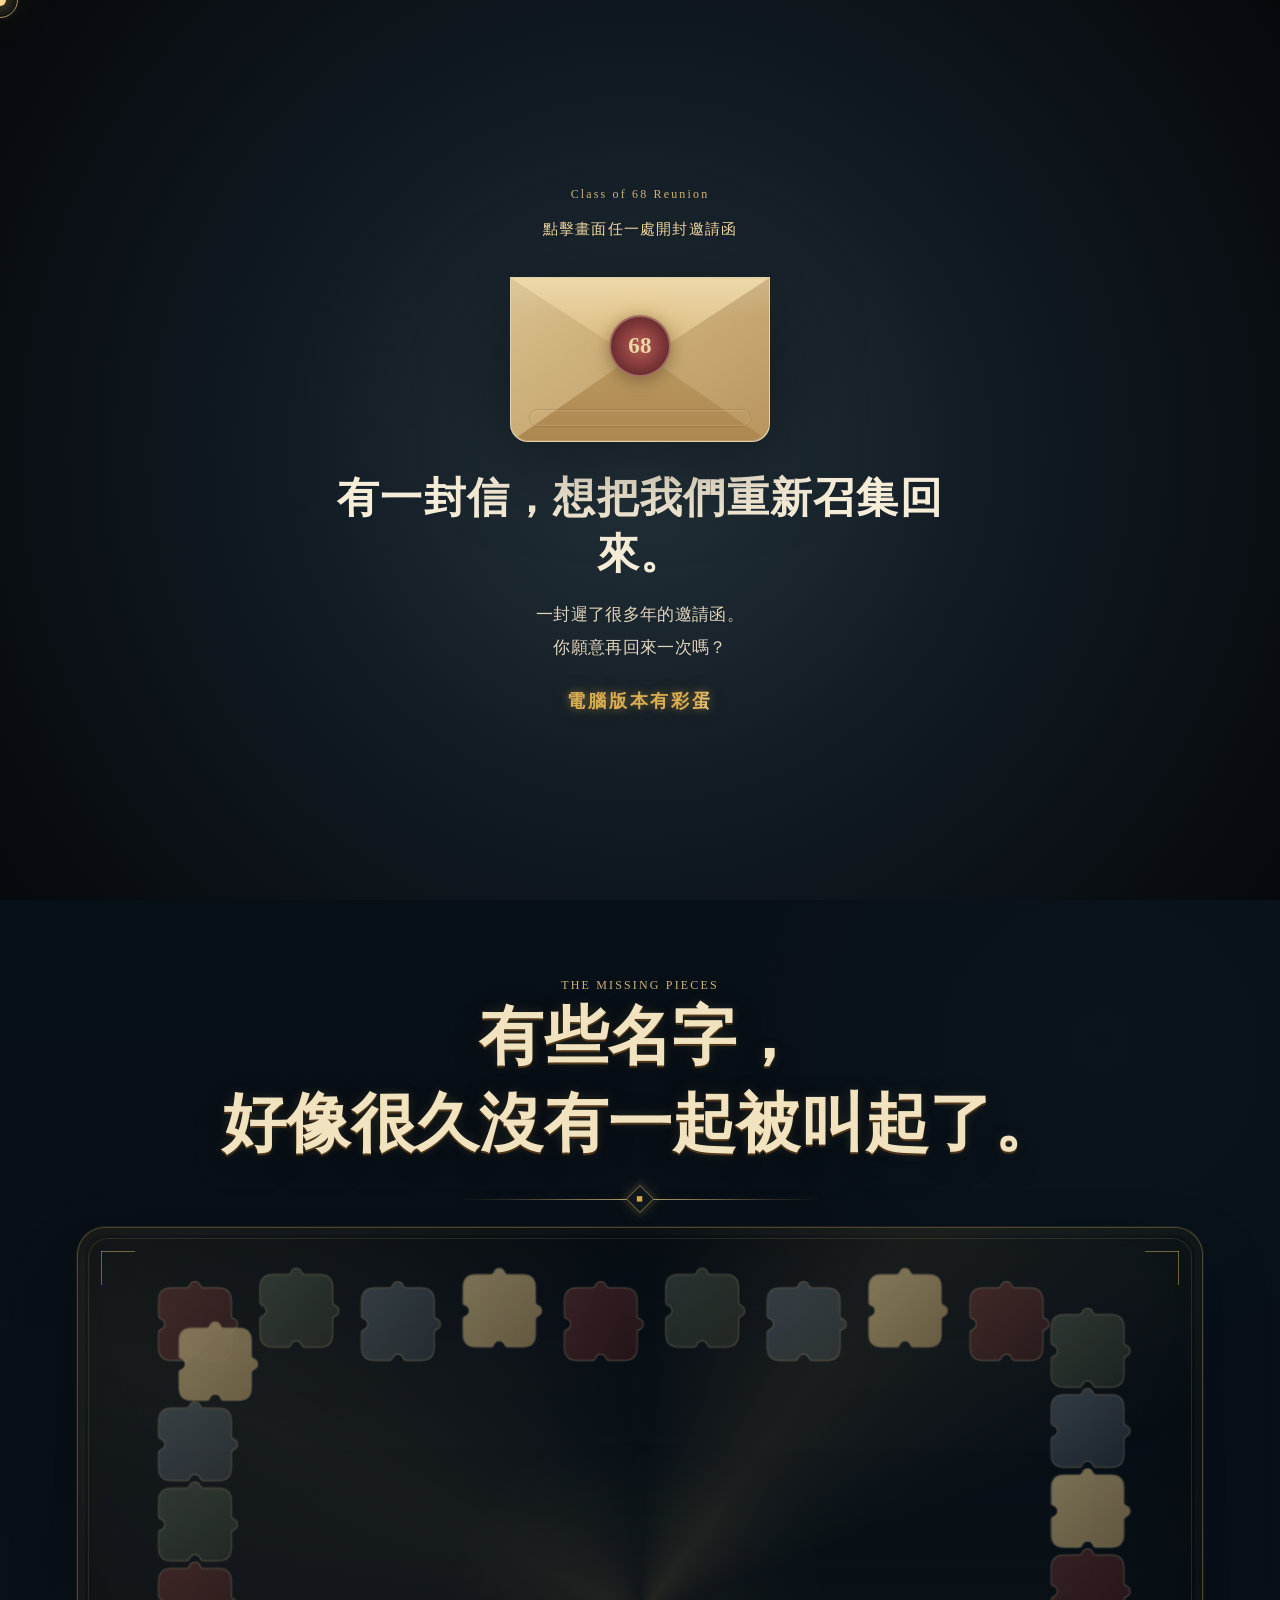
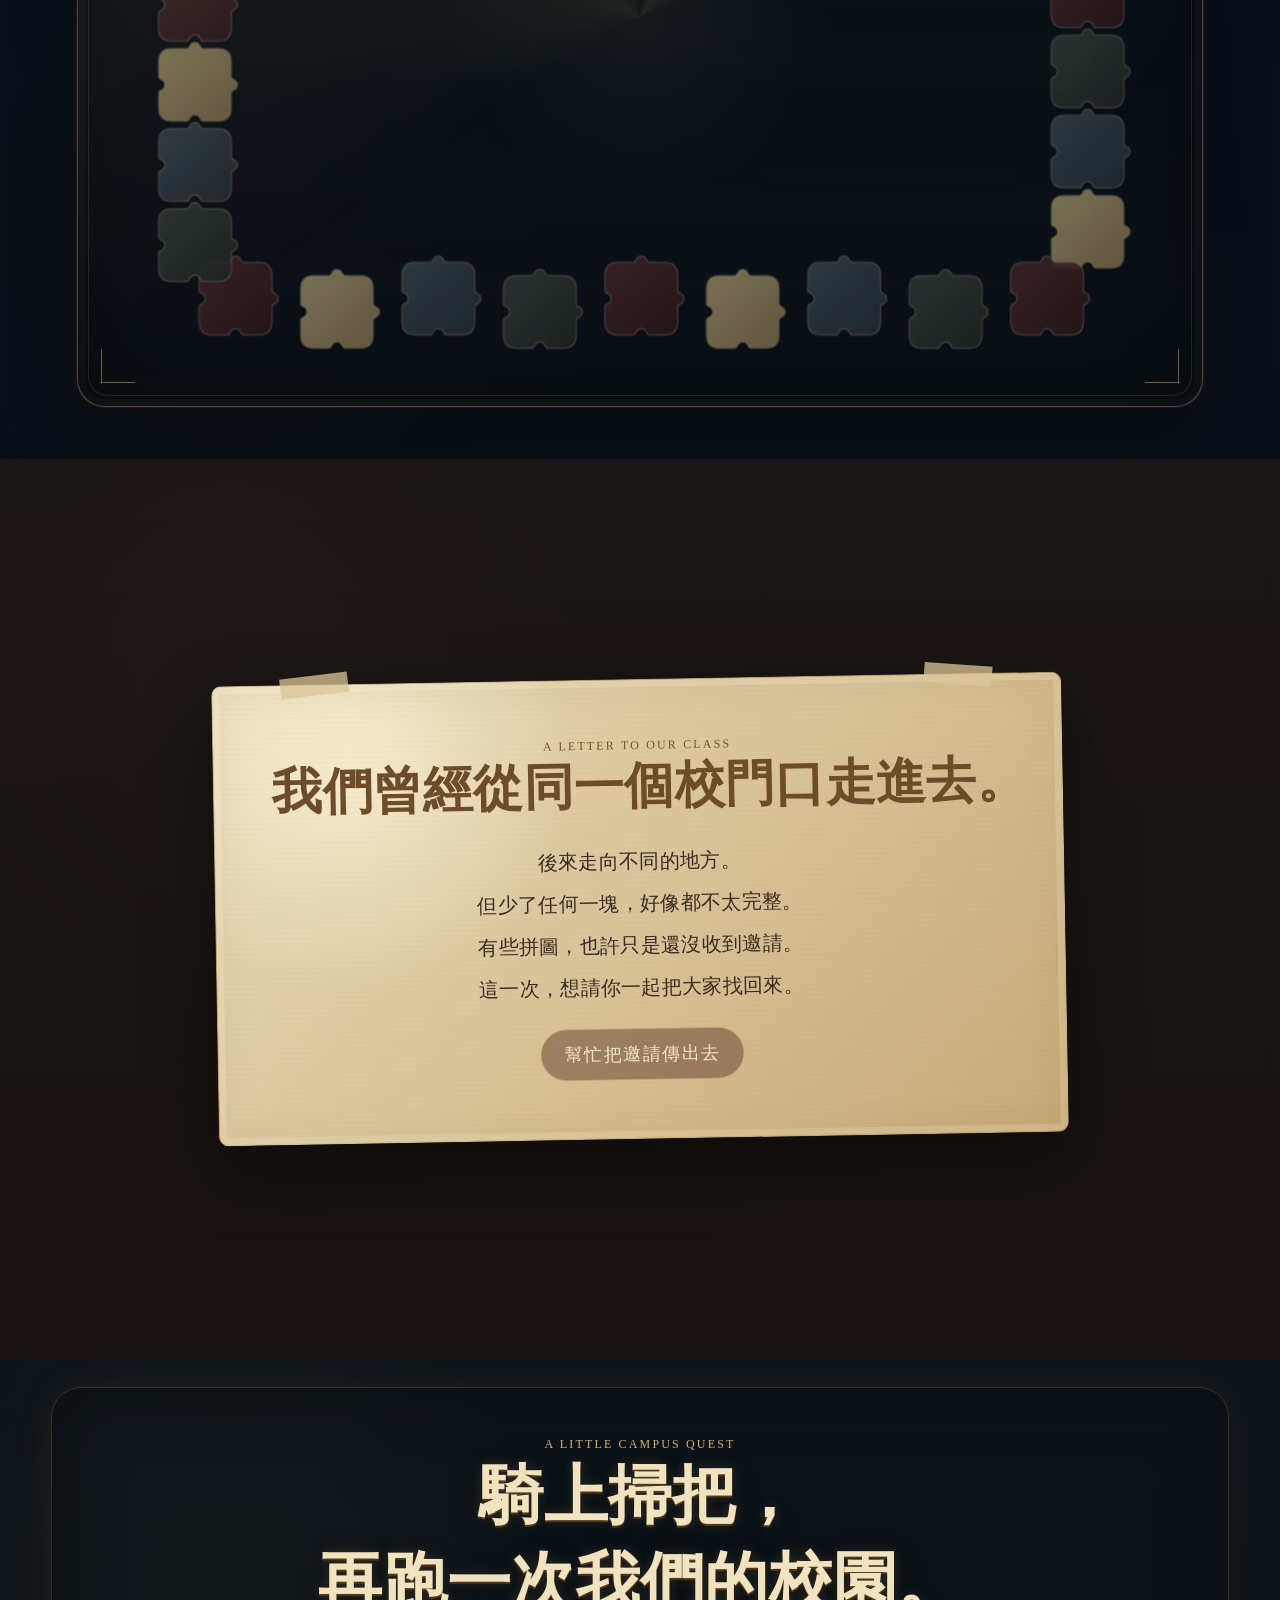
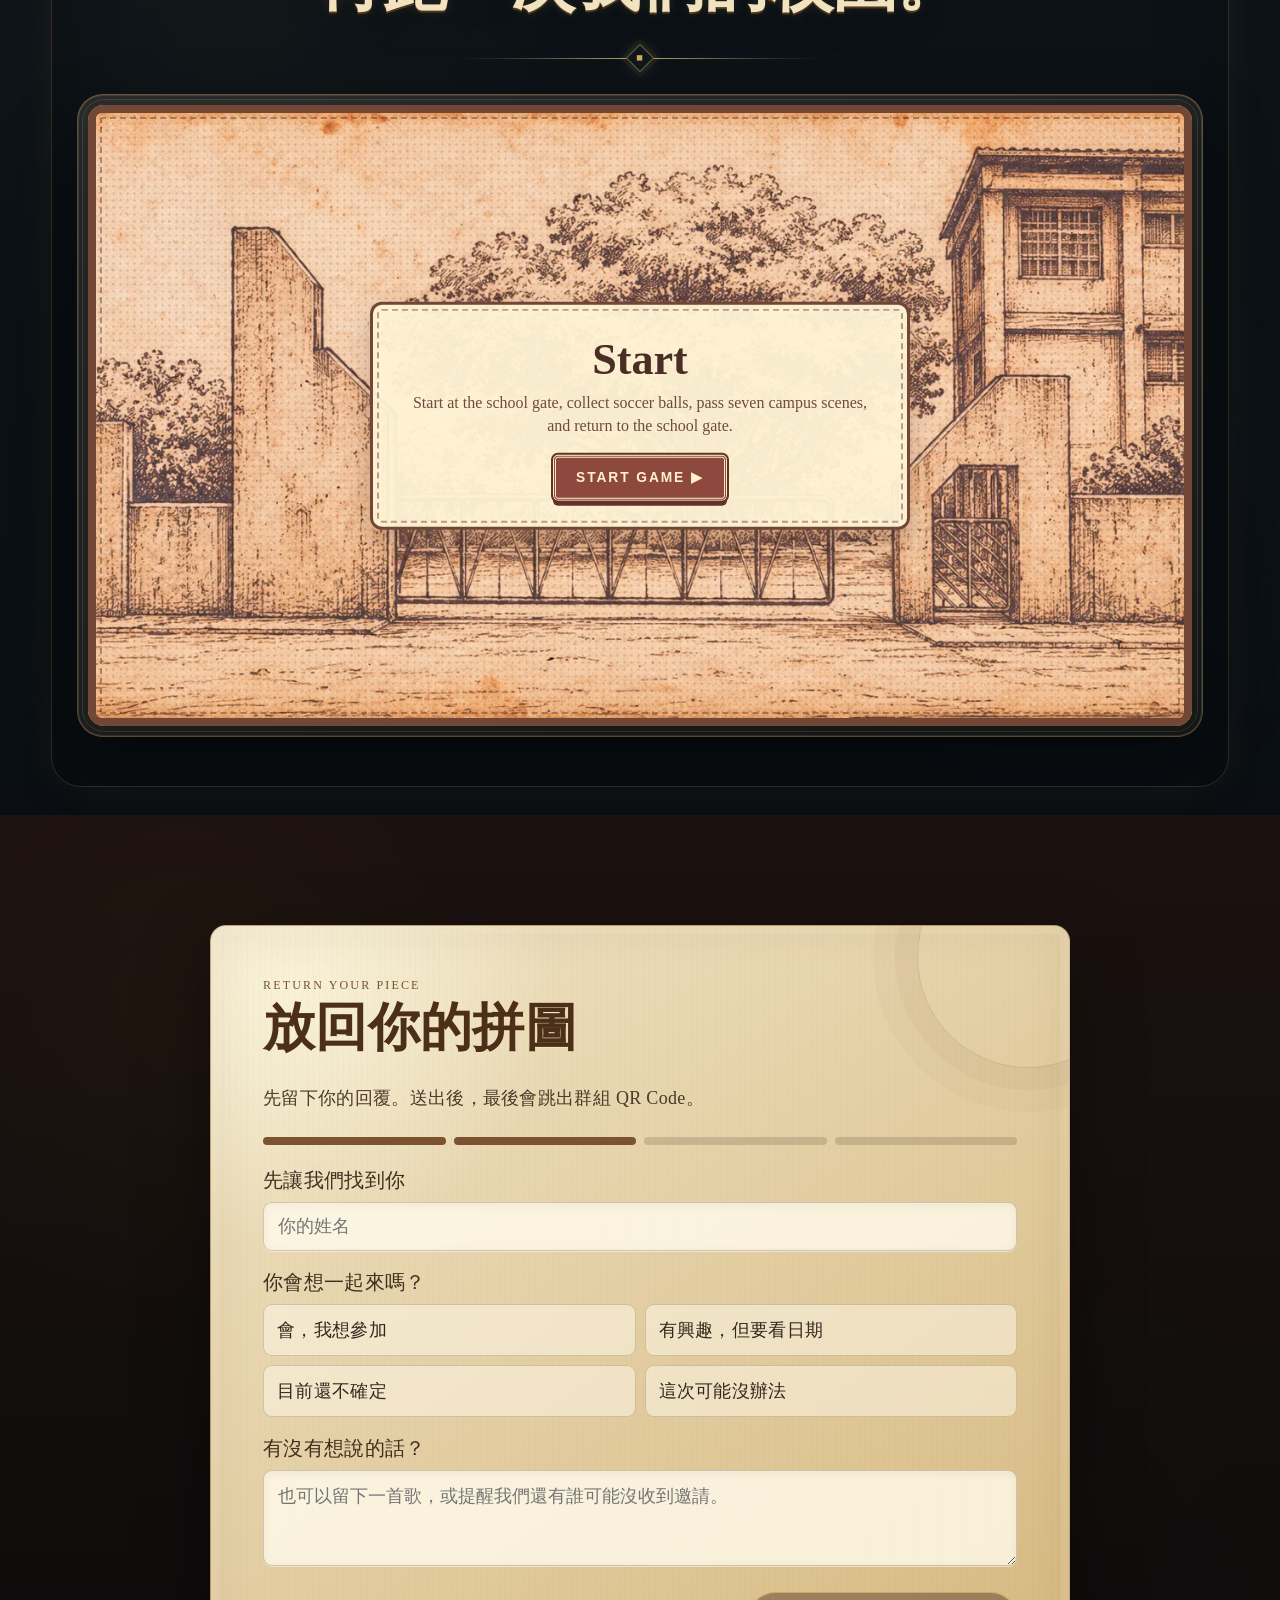
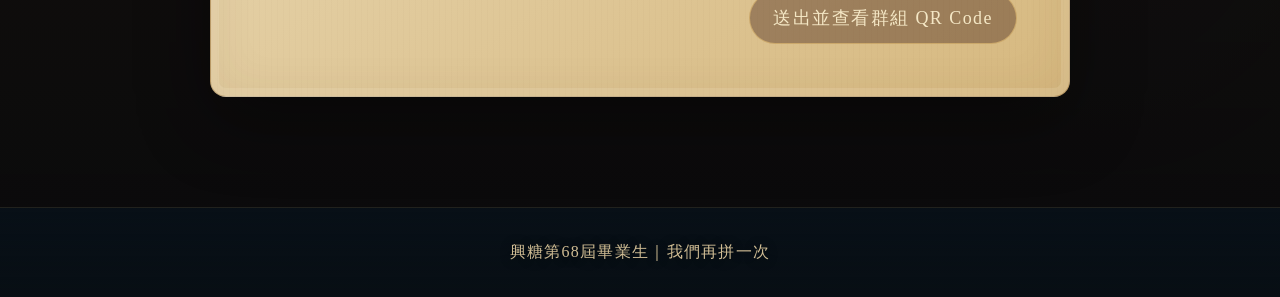
<file: index.html>
<!DOCTYPE html>
<html lang="zh-Hant">
<head>
<meta charset="UTF-8" />
<meta name="viewport" content="width=device-width, initial-scale=1.0" />
<title>興糖第68屆畢業生 | 聚餐邀請</title>
<style>
:root{
  --bg:#081018;
  --paper:#efe2c2;
  --paper2:#d7bc86;
  --ink:#4b331e;
  --ink-deep:#2d1e12;
  --gold:#d8af5d;
  --gold2:#f6d892;
  --gold3:#9a7036;
  --red1:#8a2230; --red2:#5c1621;
  --green1:#285549; --green2:#17362e;
  --blue1:#2c5d82; --blue2:#1a3d60;
  --amber1:#deb130; --amber2:#b88413;
  --shadow:0 24px 70px rgba(0,0,0,.38);
  --hand-font:"Noto Serif TC","Times New Roman",serif;
  --script-font:"Segoe Script","Brush Script MT","Snell Roundhand","Lucida Handwriting",cursive;
}
*{box-sizing:border-box}
html{scroll-behavior:smooth}
body{
  margin:0;
  min-width:0;
  color:#f6edd8;
  font-family:var(--hand-font);
  background:#081018;
  overflow-x:hidden;
  letter-spacing:.02em;
}

/* Unified Chinese typography */
body,
h1,h2,h3,h4,h5,p,small,label,input,textarea,button,
nav .brand,
.hero-copy,
.section-title,
.story-card,
.activity,
.form-shell,
.qr-card,
footer {
  font-family: var(--hand-font);
}

body::before{
  content:"";
  position:fixed; inset:0; pointer-events:none; z-index:1;
  background:
    radial-gradient(circle at 14% 12%, rgba(246,213,140,.05), transparent 26%),
    radial-gradient(circle at 86% 35%, rgba(91,122,142,.06), transparent 28%),
    radial-gradient(rgba(255,255,255,.04) 1px, transparent 1px);
  background-size:auto,auto,4px 4px;
}
body::after{
  content:"";
  position:fixed; inset:0; pointer-events:none; z-index:2;
  background:linear-gradient(90deg, rgba(0,0,0,.12), transparent 18%, transparent 82%, rgba(0,0,0,.12));
}
.scroll-progress{
  position:fixed; left:0; top:0; height:4px; width:0; z-index:7000;
  background:linear-gradient(90deg,#8e6433,#eac36f,#fff1bf);
  box-shadow:0 0 12px rgba(239,195,113,.65);
}

.cursor{
  position:fixed; width:12px; height:12px; border-radius:50%;
  z-index:5000; pointer-events:none; transform:translate(-50%,-50%);
  background:#f7d88f; box-shadow:0 0 18px #f6cf79, 0 0 44px rgba(248,207,120,.7);
}
.cursor-ring{
  position:fixed; width:36px; height:36px; border-radius:50%;
  z-index:4999; pointer-events:none; transform:translate(-50%,-50%);
  border:1px solid rgba(245,211,144,.65);
}
.trail{
  position:fixed; width:6px; height:6px; border-radius:50%;
  z-index:4998; pointer-events:none;
  background:#f2c469; box-shadow:0 0 14px rgba(255,211,125,.9);
  animation:trailFade .85s ease-out forwards;
}
@keyframes trailFade{to{opacity:0; transform:scale(.05) translateY(10px)}}

.magic-bg{
  position:fixed; inset:0; pointer-events:none; z-index:0; overflow:hidden;
}
.gear{
  --size:320px; --rot:0deg;
  position:absolute; width:var(--size); height:var(--size);
  transform:rotate(var(--rot));
  opacity:.25; filter:drop-shadow(0 0 10px rgba(219,178,97,.1));
}
.gear .ring-outer,.gear .ring-mid,.gear .ring-inner,.gear .hub,.gear .spoke,.gear .tooth{position:absolute}
.gear .ring-outer{
  inset:0; border-radius:50%;
  border:10px solid rgba(220,184,107,.95);
  box-shadow:inset 0 0 0 1px rgba(255,236,194,.35), inset 0 0 0 10px rgba(102,69,31,.12), 0 0 0 1px rgba(141,99,50,.8);
}
.gear .ring-mid{inset:12%; border-radius:50%; border:8px solid rgba(220,184,107,.92); box-shadow:inset 0 0 0 5px rgba(102,69,31,.14)}
.gear .ring-inner{inset:30%; border-radius:50%; border:6px solid rgba(220,184,107,.9); box-shadow:inset 0 0 0 5px rgba(102,69,31,.14)}
.gear .hub{
  left:50%; top:50%; width:16%; height:16%; transform:translate(-50%,-50%);
  border-radius:50%; background:radial-gradient(circle, #f6dda4 0, #d5a95a 55%, #916734 100%);
  box-shadow:0 0 0 6px rgba(134,90,43,.42), 0 0 18px rgba(255,215,133,.18);
}
.gear .spoke{
  left:50%; top:50%; width:12%; height:72%; transform-origin:center center;
  transform:translate(-50%,-50%) rotate(var(--a));
  background:linear-gradient(180deg, rgba(255,237,194,.16), rgba(202,159,83,.9), rgba(123,86,42,.9));
  clip-path:polygon(38% 0,62% 0,86% 20%,86% 80%,62% 100%,38% 100%,14% 80%,14% 20%);
}
.gear .tooth{
  left:50%; top:50%; width:10%; height:108%; transform-origin:center center;
  transform:translate(-50%,-50%) rotate(var(--a));
}
.gear .tooth::before{
  content:""; position:absolute; left:50%; top:-2%; width:100%; height:15%; transform:translateX(-50%);
  background:linear-gradient(180deg, rgba(249,229,181,.18), rgba(199,153,79,.96), rgba(118,80,39,.96));
  clip-path:polygon(18% 0,82% 0,100% 24%,100% 76%,82% 100%,18% 100%,0 76%,0 24%);
}
.gear.tlA{--size:280px; left:-85px; top:-60px; opacity:.30}
.gear.tlB{--size:150px; left:120px; top:22px; opacity:.22}
.gear.trA{--size:130px; right:28px; top:28px; opacity:.24}
.gear.midR{--size:210px; right:-70px; top:270px; opacity:.22}
.gear.brA{--size:150px; right:88px; bottom:28px; opacity:.18}

/* CSS-only mobile-safe envelope fallback */
.intro-toggle{
  position:fixed; width:1px; height:1px; opacity:0; pointer-events:none;
}
.intro-tap-layer{
  position:absolute; inset:0; z-index:30; display:block; cursor:pointer;
  -webkit-tap-highlight-color:transparent; touch-action:manipulation;
}
html:not(.js-ok) .intro-toggle:checked + .intro{
  opacity:0; visibility:hidden; pointer-events:none;
  transition:opacity .55s ease .95s, visibility 0s linear 1.5s;
}
.js-ok .intro-toggle:checked + .intro .intro-tap-layer{
  pointer-events:none;
}
.intro-toggle:checked + .intro .envelope-wrap .flap{
  transform:rotateX(180deg); filter:brightness(1.08);
}
.intro-toggle:checked + .intro .envelope-wrap .letter{
  transform:translateX(-50%) translateY(-46px); opacity:1;
}
.intro-toggle:checked + .intro .envelope-wrap .seal{
  opacity:0; transform:translate(-50%,-50%) scale(.6);
}
.intro{
  position:fixed; inset:0; z-index:3000; display:grid; place-items:center;
  background:radial-gradient(circle, #24323a 0, #111a22 46%, #06090c 100%);
  transition:opacity .9s, visibility .9s;
  overflow:hidden;
}
.intro.hidden{opacity:0; visibility:hidden; pointer-events:none}
.intro-inner{text-align:center; width:min(100%,720px); padding:28px; position:relative; z-index:2}
.eyebrow{letter-spacing:.18em; font-size:12px; color:#cfb37a; font-family:var(--script-font)}
.intro-burst{position:absolute; inset:0; pointer-events:none; z-index:4000; overflow:visible}
.intro-note{
  position:absolute; width:64px; height:44px; border-radius:6px; opacity:0;
  background:linear-gradient(180deg,rgba(255,255,255,.35),transparent 18%), linear-gradient(180deg,#f8edd2,#e6ca8e);
  border:1px solid rgba(128,92,45,.22); box-shadow:0 8px 20px rgba(0,0,0,.16);
}
.intro-note::before{content:""; position:absolute; left:9px; right:9px; top:11px; height:1px; background:rgba(136,94,43,.35); box-shadow:0 8px 0 rgba(136,94,43,.25),0 16px 0 rgba(136,94,43,.18)}
.intro-note.fly{animation:letterFly 1.8s ease-out forwards}
@keyframes letterFly{
  0%{opacity:0; transform:translateY(0) rotate(0deg) scale(.7)}
  15%{opacity:.9}
  100%{opacity:0; transform:translate(var(--spreadX, var(--tx, 0px)), var(--spreadY, var(--ty, 0px))) rotate(var(--rot,0deg)) scale(1.1)}
}
/* flying photos (used when opening the envelope) */
.intro-photo{
  position:absolute;object-fit:cover;opacity:0;z-index:5;background:transparent;border-radius:0;box-shadow:none;
  contain:layout paint;backface-visibility:hidden;transform:translateZ(0);
  will-change:transform,opacity;
}
.intro-photo.fly{
  animation:photoFly 2s cubic-bezier(.16,.72,.24,1) forwards;
}
@keyframes photoFly{
  0%{opacity:.92;transform:translate3d(0,0,0) rotate(0deg) scale(.92)}
  8%{opacity:1}
  18%{transform:translate3d(var(--spreadX,0px),var(--spreadY,0px),0) rotate(var(--rot,0deg)) scale(1)}
  82%{opacity:1;transform:translate3d(var(--spreadX,0px),var(--spreadY,0px),0) rotate(var(--rot,0deg)) scale(1)}
  100%{opacity:0;transform:translate3d(var(--spreadX,0px),calc(var(--spreadY,0px) + 36px),0) rotate(var(--rot,0deg)) scale(.96)}
}
.envelope-wrap{
  width:280px; height:240px; margin:18px auto 10px; position:relative; cursor:pointer;
  filter:drop-shadow(0 22px 45px rgba(0,0,0,.42));
  animation:floatEnv 3.6s ease-in-out infinite;
  touch-action:manipulation;
  -webkit-tap-highlight-color:transparent;
  user-select:none;
  -webkit-user-select:none;
  z-index:6;
}
@keyframes floatEnv{50%{transform:translateY(-10px)}}
.letter{
  position:absolute; left:50%; top:52px; transform:translateX(-50%) translateY(34px);
  width:200px; height:120px; border-radius:8px;
  background:
    linear-gradient(180deg,rgba(255,255,255,.34),transparent 18%),
    linear-gradient(180deg,#f8edd2,#ead3a3);
  border:1px solid rgba(121,88,39,.22);
  box-shadow:0 8px 24px rgba(0,0,0,.14);
  opacity:0; z-index:1; transition:transform .9s cubic-bezier(.2,.8,.2,1), opacity .6s ease;
}
.letter::before{
  content:""; position:absolute; left:18px; right:18px; top:20px; height:2px;
  background:linear-gradient(90deg,transparent,#b98a47,transparent);
  box-shadow:0 18px 0 rgba(170,122,58,.38), 0 36px 0 rgba(170,122,58,.26);
}
.letter::after{
  content:"興糖第68屆畢業生邀請函";
  position:absolute; left:0; right:0; top:50%; transform:translateY(-50%);
  text-align:center; color:#7c5930; font-size:22px; letter-spacing:.08em;
}
.envelope{
  position:absolute; left:50%; bottom:18px; transform:translateX(-50%);
  width:260px; height:165px;
  background:#d3bb87;
  border:1px solid rgba(255,255,255,.32);
  border-radius:0 0 18px 18px;
  overflow:visible; z-index:3;
}
.envelope::before{
  content:"";
  position:absolute; inset:0; border-radius:0 0 18px 18px;
  background:linear-gradient(180deg,rgba(255,255,255,.12),transparent 24%), linear-gradient(145deg,#d9c18e,#b9955f);
}
.envelope::after{
  content:"";
  position:absolute; left:0; right:0; bottom:0; height:100%;
  clip-path:polygon(0 100%,50% 45%,100% 100%);
  background:linear-gradient(180deg,#c8ab72,#ad8750);
  box-shadow:inset 0 0 0 1px rgba(255,245,218,.16);
  border-radius:0 0 18px 18px;
}
.flap{
  position:absolute; left:0; right:0; top:0; height:84px; transform-origin:50% 0;
  clip-path:polygon(0 0,50% 100%,100% 0);
  background:linear-gradient(180deg,#eed9aa,#d5b57a);
  box-shadow:0 2px 0 rgba(255,245,220,.18); z-index:5;
  transition:transform .95s cubic-bezier(.2,.8,.2,1), filter .95s ease;
}
.trim{
  position:absolute; left:18px; right:18px; bottom:14px; height:18px;
  border-radius:999px; border:1px solid rgba(125,87,39,.26);
  box-shadow:inset 0 0 0 1px rgba(255,243,211,.16); z-index:4;
}
.seal{
  position:absolute; width:62px; height:62px; border-radius:50%;
  left:50%; top:126px; transform:translate(-50%,-50%);
  background:radial-gradient(circle,#b55b53,#6f2d31 70%);
  border:2px solid rgba(255,230,180,.35);
  display:grid; place-items:center; z-index:6;
  color:#ead7a7; font-weight:bold; font-size:23px;
  box-shadow:0 4px 18px rgba(0,0,0,.35), 0 0 28px rgba(236,190,104,.45);
  animation:sealPulse 1.8s ease-in-out infinite; transition:opacity .35s ease, transform .55s ease;
}
.click-tip{
  margin-top:6px; color:#f0d6a0; font-size:15px; letter-spacing:.08em;
  animation:tipBlink 1.6s ease-in-out infinite; user-select:none;
}
@keyframes tipBlink{50%{opacity:.48; transform:translateY(4px)}}
.envelope-wrap.opened .flap{transform:rotateX(180deg); filter:brightness(1.08)}
.envelope-wrap.opened .letter{transform:translateX(-50%) translateY(-46px); opacity:1}
.envelope-wrap.opened .seal{opacity:0; transform:translate(-50%,-50%) scale(.6)}
@keyframes sealPulse{50%{box-shadow:0 4px 18px rgba(0,0,0,.35), 0 0 40px rgba(236,190,104,.82)}}
.intro h1{font-weight:600; letter-spacing:.03em; font-size:clamp(28px,3.4vw,42px); margin:6px 0 12px; overflow-wrap:anywhere}
.intro p{color:#e2d5be; font-size:17px; line-height:1.9}
.desktop-easter-egg{
  display:inline-block; position:relative; margin-top:8px;
  border:0; outline:0; background:none;
  color:#d9ad50; font-size:18px; font-weight:700; letter-spacing:.16em;
  text-shadow:0 0 9px rgba(241,197,101,.38),0 0 22px rgba(180,125,36,.20);
}
.desktop-easter-egg::after{
  content:attr(data-text); position:absolute; inset:0;
  color:transparent; text-shadow:none;
  background:linear-gradient(105deg,transparent 35%,#fff8c9 48%,#fff 50%,#fff8c9 52%,transparent 65%);
  background-size:250% 100%;
  -webkit-background-clip:text; background-clip:text;
  animation:easterEggShine 2.8s ease-in-out infinite;
}
@keyframes easterEggShine{
  0%,22%{background-position:120% 0}
  62%,100%{background-position:-120% 0}
}

.open-btn,.cta,.qr-btn{
  border:1px solid rgba(223,186,114,.7); color:#f4e7c5; background:rgba(72,39,28,.42);
  padding:13px 23px; border-radius:999px; cursor:pointer; letter-spacing:.08em;
  transition:.3s; font-family:var(--hand-font); font-size:18px; position:relative; overflow:hidden;
}
.open-btn::after,.cta::after,.qr-btn::after{
  content:""; position:absolute; inset:-100%;
  background:linear-gradient(110deg, transparent 35%, rgba(255,238,185,.55), transparent 65%);
  transform:translateX(-65%); transition:.65s;
}
.open-btn:hover::after,.cta:hover::after,.qr-btn:hover::after{transform:translateX(65%)}
.open-btn:hover,.cta:hover,.qr-btn:hover{transform:translateY(-4px); box-shadow:0 0 26px rgba(214,173,96,.35)}
.open-btn{touch-action:manipulation; -webkit-tap-highlight-color:transparent; position:relative; z-index:8}

nav{
  position:fixed; z-index:80; top:0; left:0; right:0;
  display:flex; justify-content:space-between; align-items:center;
  padding:18px clamp(17px,5vw,74px);
  background:
    linear-gradient(180deg,rgba(7,11,14,.94),rgba(7,11,14,.68) 66%,transparent),
    linear-gradient(90deg,transparent,rgba(222,183,105,.05),transparent);
  border-bottom:1px solid rgba(222,183,105,.12);
  box-shadow:0 10px 34px rgba(0,0,0,.12);
  backdrop-filter:blur(8px);
}
nav .brand{
  position:relative; letter-spacing:.08em; font-size:17px; color:#f1dfb5;
  font-family:var(--hand-font); white-space:nowrap;
  text-shadow:0 0 18px rgba(232,193,113,.18);
}
nav .brand::before{
  content:"✦"; margin-right:10px; color:#d7ad5d; font-size:.7em;
  text-shadow:0 0 10px rgba(240,201,119,.5);
}
nav a{
  color:#f1dfb5; text-decoration:none; font-size:16px;
  border:1px solid rgba(219,177,102,.45); padding:9px 16px; border-radius:99px; transition:.3s;
  background:linear-gradient(180deg,rgba(255,236,190,.06),rgba(96,61,27,.08));
  box-shadow:inset 0 0 0 1px rgba(255,241,204,.04);
}
nav a:hover{
  border-color:rgba(235,198,124,.72); background:rgba(214,173,96,.13);
  box-shadow:0 0 18px rgba(214,173,96,.25),inset 0 0 12px rgba(255,231,177,.08);
}

section{position:relative; min-height:100vh; padding:110px clamp(18px,6vw,92px); z-index:4}
.hero{
  display:flex; flex-direction:column; justify-content:center; overflow:hidden;
  background:linear-gradient(180deg,rgba(7,16,24,.14),rgba(7,16,24,.02)),
             radial-gradient(circle at 82% 22%,rgba(215,174,92,.06),transparent 18%);
}
.hero-copy{max-width:min(980px,60vw); position:relative; z-index:4}
.hero h1{
  font-size:clamp(52px,8vw,112px); line-height:1.02; font-weight:600; letter-spacing:.01em;
  margin:10px 0 18px; text-shadow:0 8px 35px rgba(0,0,0,.42);
}
.hero-line{
  display:block;
  width:max-content;
  max-width:100%;
  white-space:nowrap;
}
.hero-line-light{
  color:#fff3cb;
}
.hero-line-gold{
  background:linear-gradient(180deg,#fff3cb,#f1cb7a 42%,#b97d31 92%);
  -webkit-background-clip:text; background-clip:text; color:transparent;
}
.hero p{font-size:clamp(18px,1.35vw,21px); line-height:1.95; color:#e8dcc3; max-width:900px}
.scroll-note{margin-top:24px; color:#d7bb83; font-size:16px; letter-spacing:.08em; animation:scrollHint 1.6s ease-in-out infinite}
@keyframes scrollHint{50%{transform:translateY(8px)}}
.moon{
  position:absolute; width:min(42vw,560px); aspect-ratio:1; border-radius:50%; right:-8vw; top:8vh;
  filter:blur(.5px); background:radial-gradient(circle at 35% 35%,#f4e2b8 0,#cfb67e 43%,rgba(207,182,126,.08) 72%,transparent 73%); opacity:.72;
}
.hero-rune{
  position:absolute; right:9vw; top:19vh; width:min(31vw,360px); aspect-ratio:1;
  border:1px solid rgba(235,202,137,.18); border-radius:50%; animation:runeSpin 28s linear infinite;
}
.hero-rune::before,.hero-rune::after{content:""; position:absolute; inset:9%; border:1px dashed rgba(235,202,137,.16); border-radius:50%}
.hero-rune::after{inset:24%; border-style:solid}
@keyframes runeSpin{to{transform:rotate(360deg)}}
@media (min-width:1400px){
  .hero{padding-top:112px; padding-bottom:88px}
  .hero-copy{max-width:min(1080px,62vw)}
  .hero h1{font-size:88px}
  .hero p{max-width:960px}
}

.section-title{max-width:860px; margin:0 auto 18px; text-align:center; position:relative; padding-bottom:28px}
.section-title::before{
  content:""; position:absolute; left:50%; bottom:9px; width:min(360px,62vw); height:1px;
  transform:translateX(-50%);
  background:linear-gradient(90deg,transparent,rgba(216,175,93,.2) 14%,rgba(246,216,146,.76) 50%,rgba(216,175,93,.2) 86%,transparent);
  box-shadow:0 0 10px rgba(224,183,101,.14);
}
.section-title::after{
  content:"◆"; position:absolute; left:50%; bottom:0; transform:translateX(-50%) rotate(45deg);
  color:#d5aa58; font-size:10px; line-height:18px; width:18px; height:18px;
  border:1px solid rgba(225,188,114,.42); background:#11181d;
  box-shadow:0 0 0 4px rgba(216,175,93,.05),0 0 16px rgba(216,175,93,.2);
}
.section-title h2{
  font-size:clamp(38px,5vw,68px); font-weight:700; margin:0 0 14px;
  color:#f1e3bf;
  text-shadow:0 2px 0 rgba(95,62,26,.8),0 0 12px rgba(219,178,97,.16),0 12px 38px rgba(0,0,0,.2);
}
.section-title p{line-height:2; color:#ded3bd; margin:0; font-size:18px}
.reveal{opacity:1; transform:none; transition:opacity .85s ease, transform .85s ease}
.reveal.in{opacity:1; transform:none}

.puzzle-section{
  padding-top:78px;
  padding-bottom:52px;
  min-height:auto;
  background:linear-gradient(180deg,rgba(11,17,22,.18),rgba(11,17,22,.26)),
             radial-gradient(circle at 18% 80%,rgba(127,31,42,.06),transparent 28%),
             radial-gradient(circle at 86% 12%,rgba(35,78,112,.08),transparent 24%);
}
.puzzle-stage{
  width:min(1180px,100%); min-height:780px; margin:18px auto 0; position:relative; border-radius:28px; overflow:hidden;
  background:linear-gradient(180deg,rgba(11,17,22,.24),rgba(11,17,22,.70)),
             radial-gradient(circle at 50% 50%,rgba(255,219,147,.08),transparent 28%);
  border:1px solid rgba(214,173,96,.34);
  box-shadow:inset 0 0 100px rgba(0,0,0,.35),inset 0 0 0 7px rgba(255,231,174,.025),0 30px 70px rgba(0,0,0,.18),0 0 0 1px rgba(245,213,141,.08);
}
.puzzle-stage::before{
  content:""; position:absolute; inset:10px; z-index:1; pointer-events:none; border-radius:20px;
  border:1px solid rgba(234,199,126,.13);
  background:
    linear-gradient(90deg,rgba(230,193,117,.45),rgba(230,193,117,.45)) left 12px top 12px/34px 1px no-repeat,
    linear-gradient(rgba(230,193,117,.45),rgba(230,193,117,.45)) left 12px top 12px/1px 34px no-repeat,
    linear-gradient(90deg,rgba(230,193,117,.45),rgba(230,193,117,.45)) right 12px top 12px/34px 1px no-repeat,
    linear-gradient(rgba(230,193,117,.45),rgba(230,193,117,.45)) right 12px top 12px/1px 34px no-repeat,
    linear-gradient(90deg,rgba(230,193,117,.45),rgba(230,193,117,.45)) left 12px bottom 12px/34px 1px no-repeat,
    linear-gradient(rgba(230,193,117,.45),rgba(230,193,117,.45)) left 12px bottom 12px/1px 34px no-repeat,
    linear-gradient(90deg,rgba(230,193,117,.45),rgba(230,193,117,.45)) right 12px bottom 12px/34px 1px no-repeat,
    linear-gradient(rgba(230,193,117,.45),rgba(230,193,117,.45)) right 12px bottom 12px/1px 34px no-repeat;
}
.puzzle-stage::after{content:""; position:absolute; inset:0; pointer-events:none; background:conic-gradient(from 0deg, transparent, rgba(255,220,136,.07), transparent 20%, transparent 65%, rgba(255,220,136,.06), transparent); animation:runeSpin 16s linear infinite;}

.piece{
  --piece-size:88px;
  position:absolute; left:0; top:0; width:var(--piece-size); height:var(--piece-size);
  transition:transform .7s cubic-bezier(.2,.78,.2,1),filter .45s ease;
  contain:layout paint; will-change:transform;
  cursor:pointer; user-select:none;
}
.piece svg{width:100%; height:100%; overflow:visible; display:block}
.piece .piece-shape{stroke:rgba(255,221,150,.82); stroke-width:2.2}
.piece .piece-line{fill:none; stroke:rgba(88,56,22,.65); stroke-width:1.1}
.piece .piece-text{font-size:clamp(9px,calc(var(--piece-size) * .15),14px); font-weight:800; letter-spacing:0; text-anchor:middle; dominant-baseline:middle; font-family:var(--hand-font); opacity:0; transition:opacity .35s ease}
.piece.house-red .piece-shape{fill:url(#fillRed)}
.piece.house-green .piece-shape{fill:url(#fillGreen)}
.piece.house-blue .piece-shape{fill:url(#fillBlue)}
.piece.house-gold .piece-shape{fill:url(#fillGold)}
.piece.house-red .piece-text{fill:#f6ead3}
.piece.house-green .piece-text{fill:#eef4f1}
.piece.house-blue .piece-text{fill:#eef5fb}
.piece.house-gold .piece-text{fill:#2b1d0b}
.piece:not(.assembled){filter:saturate(.34) brightness(.72); opacity:.88}
.piece:not(.assembled) .piece-shape{stroke:rgba(255,221,150,.34)}
.piece .status{
  position:absolute; top:-18px; left:50%; transform:translateX(-50%);
  white-space:nowrap; font-size:12px; letter-spacing:.08em; color:#f2d78e; opacity:0; transition:.25s; font-family:var(--hand-font);
}
.piece:hover .status{opacity:1}
.piece.assembled{
  filter:saturate(1.18) brightness(1.12) drop-shadow(0 0 16px rgba(255,224,149,.94)) drop-shadow(0 14px 18px rgba(0,0,0,.34));
}
.piece.assembled .piece-shape{stroke:rgba(255,237,186,1); stroke-width:2.6}
.piece.assembled .piece-text{opacity:1}
.piece.assembled::after{
  content:""; position:absolute; inset:6px; border-radius:18px;
  box-shadow:0 0 18px rgba(247,209,122,.45); pointer-events:none;
}
.piece:hover{filter:brightness(1.08) drop-shadow(0 0 12px rgba(255,224,149,.45)); z-index:40}
.piece.active{filter:drop-shadow(0 0 16px rgba(255,224,149,.98)) drop-shadow(0 14px 18px rgba(0,0,0,.36)); z-index:50}

.story{
  display:grid; place-items:center; text-align:center;
  background:linear-gradient(180deg,rgba(36,25,20,.68),rgba(25,18,14,.88)),
             radial-gradient(circle at 18% 24%,rgba(215,174,92,.05),transparent 28%);
  overflow:hidden;
}
.story-footprints{
  position:absolute; inset:0; pointer-events:none; z-index:4;
}
.map-footprint{
  --jitter:0deg;
  --direction:0deg;
  --foot-angle:0deg;
  --side-scale:1;
  position:absolute; width:42px; height:88px; opacity:.63;
  transform-origin:center center;
  transform:translate(-50%,-50%) rotate(calc(var(--direction) + var(--foot-angle) + var(--jitter))) scaleX(var(--side-scale));
  animation:footFade 2.8s ease-out forwards;
}
.map-footprint::before,
.map-footprint::after{
  content:"";
  position:absolute; left:50%; transform:translateX(-50%);
  background:#846541;
  box-shadow:0 0 10px rgba(96,72,44,.16);
}
.map-footprint::before{
  top:0; width:30px; height:56px;
  clip-path:polygon(54% 0, 76% 6%, 92% 18%, 100% 36%, 100% 58%, 92% 84%, 74% 100%, 14% 92%, 4% 68%, 0 40%, 6% 20%, 20% 8%, 36% 2%);
  border-radius:42% 42% 48% 48% / 32% 32% 58% 58%;
}
.map-footprint::after{
  bottom:0; width:22px; height:28px;
  clip-path:polygon(16% 8%, 84% 0, 100% 28%, 96% 74%, 78% 100%, 24% 100%, 6% 76%, 0 30%);
  border-radius:42% 42% 56% 56% / 24% 24% 72% 72%;
}
.map-footprint.left{--foot-angle:-9deg}
.map-footprint.right{--foot-angle:9deg;--side-scale:-1}
@keyframes footFade{
  0%{opacity:.63; filter:blur(.15px)}
  55%{opacity:.63}
  100%{
    opacity:0;
    transform:translate(-50%,-50%) rotate(calc(var(--direction) + var(--foot-angle) + var(--jitter))) scaleX(var(--side-scale)) scale(.94);
    filter:blur(1px);
  }
}
.story-card{
  width:min(850px,100%); padding:clamp(28px,5vw,58px);
  background:
    repeating-linear-gradient(0deg,rgba(92,62,30,.025) 0 1px,transparent 1px 5px),
    radial-gradient(circle at 16% 18%,rgba(255,249,222,.62),transparent 28%),
    linear-gradient(135deg,rgba(239,224,190,.98),rgba(207,177,123,.96));
  color:#392c22; border:1px solid rgba(105,72,35,.24); border-radius:10px;
  box-shadow:var(--shadow),inset 0 0 0 7px rgba(255,247,218,.18),inset 0 0 42px rgba(91,58,25,.08);
  position:relative; z-index:3; transform:rotate(-1deg);
}
.story-card::before,.story-card::after{content:""; position:absolute; width:68px; height:20px; background:rgba(220,198,153,.75); top:-10px}
.story-card::before{left:8%; transform:rotate(-6deg)} .story-card::after{right:8%; transform:rotate(5deg)}
.story-card h2{font-size:clamp(30px,4vw,50px); font-weight:700; color:#6d4c29; margin:0 0 12px; white-space:nowrap}
.story-card p{font-size:20px; line-height:2.1}

 .desk{
  background:linear-gradient(180deg,#192228,#0f161a 56%,#0b1215),
             radial-gradient(circle at 80% 18%,rgba(35,78,112,.12),transparent 20%),
             radial-gradient(circle at 14% 82%,rgba(127,31,42,.08),transparent 24%);
  overflow:hidden;
}
.desk::before,.desk::after{
  content:""; position:absolute; pointer-events:none; z-index:0;
  background:radial-gradient(circle at 30% 30%, rgba(255,239,190,.82), rgba(224,177,73,.72) 34%, rgba(143,91,27,.36) 68%, rgba(143,91,27,0) 72%);
  filter:blur(2px) drop-shadow(0 0 22px rgba(224,177,73,.26));
  border-radius:47% 53% 55% 45% / 44% 54% 46% 56%;
  animation:goldInk 9s ease-in-out infinite alternate;
}
.desk::before{width:340px; height:240px; left:-70px; top:120px; opacity:.42}
.desk::after{width:430px; height:280px; right:-90px; top:50px; opacity:.35; animation-delay:-3s}
.desk .section-title, .desk .bottle-grid{position:relative; z-index:2}
.desk-doodles{position:absolute; inset:0; pointer-events:none; z-index:1; overflow:hidden}
.doodle{position:absolute; opacity:.72; filter:drop-shadow(0 4px 10px rgba(0,0,0,.12));}
.doodle svg{display:block; width:100%; height:100%}
.doodle.planeA{width:92px; height:72px; left:5%; top:160px; animation:planeDriftA 12s ease-in-out infinite}
.doodle.planeB{width:84px; height:68px; right:7%; top:300px; animation:planeDriftB 13s ease-in-out infinite}
.doodle.starA{width:44px; height:44px; left:14%; top:430px; animation:starTwinkle 4.4s ease-in-out infinite, starDriftA 9s ease-in-out infinite}
.doodle.starB{width:38px; height:38px; right:16%; top:170px; animation:starTwinkle 5.1s ease-in-out infinite -1.3s, starDriftB 10s ease-in-out infinite -1s}
.doodle.starC{width:28px; height:28px; right:26%; top:520px; animation:starTwinkle 4.8s ease-in-out infinite -2s, starDriftA 8s ease-in-out infinite -2.4s}
.doodle.sparkA{width:56px; height:56px; left:22%; top:220px; animation:doodleFloat2 7.5s ease-in-out infinite, starTwinkle 3.8s ease-in-out infinite}
.doodle.sparkB{width:52px; height:52px; right:24%; top:420px; animation:doodleFloat1 8.4s ease-in-out infinite -2.2s, starTwinkle 4.6s ease-in-out infinite -1.7s}
@keyframes doodleFloat1{0%,100%{transform:translateY(0) rotate(-4deg)}50%{transform:translateY(-12px) rotate(3deg)}}
@keyframes doodleFloat2{0%,100%{transform:translateY(0) rotate(5deg)}50%{transform:translateY(10px) rotate(-2deg)}}
@keyframes starTwinkle{0%,100%{transform:scale(.92) rotate(0deg); opacity:.48}50%{transform:scale(1.08) rotate(6deg); opacity:.9}}
@keyframes planeDriftA{0%{transform:translate(0,0) rotate(-8deg)}25%{transform:translate(18px,-10px) rotate(-3deg)}50%{transform:translate(46px,8px) rotate(3deg)}75%{transform:translate(20px,16px) rotate(-2deg)}100%{transform:translate(0,0) rotate(-8deg)}}
@keyframes planeDriftB{0%{transform:translate(0,0) rotate(10deg)}25%{transform:translate(-14px,12px) rotate(4deg)}50%{transform:translate(-38px,-6px) rotate(-2deg)}75%{transform:translate(-18px,-14px) rotate(5deg)}100%{transform:translate(0,0) rotate(10deg)}}
@keyframes starDriftA{0%,100%{translate:0 0}50%{translate:8px -10px}}
@keyframes starDriftB{0%,100%{translate:0 0}50%{translate:-10px 8px}}

@keyframes goldInk{
  0%{transform:translateY(0) rotate(0deg) scale(.96)}
  50%{transform:translateY(-12px) rotate(7deg) scale(1.04)}
  100%{transform:translateY(8px) rotate(-5deg) scale(.98)}
}
.bottle-grid{
  display:flex; flex-wrap:nowrap; justify-content:space-between; align-items:flex-end; gap:10px;
  max-width:1120px; margin:34px auto 0; padding:8px 0 18px; overflow:visible;
}
.bottle-grid::-webkit-scrollbar{height:8px}
.bottle-grid::-webkit-scrollbar-thumb{background:rgba(217,188,127,.35); border-radius:999px}
.bottle-grid::-webkit-scrollbar-track{background:transparent}
.memory-bottle{
  position:relative; min-height:300px; min-width:126px; flex:0 0 126px; display:flex; align-items:flex-end; justify-content:center;
  cursor:pointer; animation:bottleFloatA 5.8s ease-in-out infinite;
}
.memory-bottle:nth-child(2), .memory-bottle:nth-child(5){animation-name:bottleFloatB; animation-delay:-1.2s}
.memory-bottle:nth-child(3), .memory-bottle:nth-child(6){animation-name:bottleFloatC; animation-delay:-2.4s}
@keyframes bottleFloatA{0%,100%{transform:translateY(0)}50%{transform:translateY(-8px)}}
@keyframes bottleFloatB{0%,100%{transform:translateY(0)}50%{transform:translateY(7px)}}
@keyframes bottleFloatC{0%,100%{transform:translateY(0)}50%{transform:translateY(-6px)}}
.bottle-scene{position:relative; width:100%; display:flex; justify-content:center; align-items:flex-end; min-height:330px}
.memory-bottle.size-s .bottle-scene{min-height:250px}
.memory-bottle.size-m .bottle-scene{min-height:280px}
.memory-bottle.size-l .bottle-scene{min-height:312px}
.bottle{
  position:relative; width:138px; height:208px;
  filter:drop-shadow(0 20px 36px rgba(0,0,0,.28));
}
.bottle::before{
  content:""; position:absolute; left:50%; bottom:-8px; width:76%; height:18px; transform:translateX(-50%);
  background:radial-gradient(ellipse, rgba(0,0,0,.28), rgba(0,0,0,0) 72%); filter:blur(3px); z-index:0;
}
.bottle::after{
  content:""; position:absolute; left:50%; top:42px; width:76%; height:10px; transform:translateX(-50%);
  border-radius:999px; background:linear-gradient(180deg, rgba(255,255,255,.18), rgba(255,255,255,0)); opacity:.55; z-index:4;
}
.memory-bottle.size-s .bottle{width:118px; height:180px}
.memory-bottle.size-m .bottle{width:130px; height:196px}
.memory-bottle.size-l .bottle{width:144px; height:214px}
.bottle .neck{
  position:absolute; left:50%; top:10px; width:30%; height:58px; transform:translateX(-50%);
  background:linear-gradient(180deg,rgba(229,243,247,.38),rgba(113,155,176,.1));
  border:2px solid rgba(225,245,250,.46); border-bottom:none;
  border-radius:18px 18px 10px 10px / 18px 18px 10px 10px;
  box-shadow:inset 10px 0 16px rgba(255,255,255,.10), inset -8px 0 12px rgba(255,255,255,.04), inset 0 -8px 8px rgba(255,255,255,.06);
  z-index:3;
}
.bottle .cork{
  position:absolute; left:50%; top:0; width:36%; height:22px; transform:translateX(-50%);
  background:linear-gradient(180deg,#c49a60,#8a6438);
  border-radius:8px 8px 4px 4px; border:1px solid rgba(72,46,17,.38);
  box-shadow:inset 0 2px 0 rgba(255,231,182,.20), inset 0 -3px 0 rgba(96,63,26,.18);
  transition:transform .55s cubic-bezier(.2,.8,.2,1), top .55s cubic-bezier(.2,.8,.2,1), filter .55s ease;
  z-index:6;
}
.bottle .body{
  position:absolute; left:50%; bottom:0; width:100%; height:82%; transform:translateX(-50%);
  background:linear-gradient(180deg,rgba(223,242,247,.24),rgba(168,208,221,.10) 42%,rgba(120,169,187,.08));
  border:2px solid rgba(228,246,250,.42);
  border-radius:40px 40px 30px 30px / 52px 52px 28px 28px;
  overflow:hidden;
  box-shadow:inset 16px 0 20px rgba(255,255,255,.12), inset -12px 0 16px rgba(255,255,255,.05), inset 0 -22px 28px rgba(255,255,255,.05), 0 0 0 1px rgba(255,255,255,.04);
}
.bottle .body::before{
  content:""; position:absolute; left:12%; top:8%; width:18%; height:72%;
  background:linear-gradient(180deg,rgba(255,255,255,.42),rgba(255,255,255,.03)); border-radius:999px;
}
.bottle .body::after{
  content:""; position:absolute; right:10%; top:12%; width:10%; height:58%;
  background:linear-gradient(180deg,rgba(255,255,255,.24),rgba(255,255,255,0)); border-radius:999px;
}
.inner-roll{
  position:absolute; left:50%; bottom:18px; transform:translateX(-50%) rotate(-1.4deg); width:66%; height:58px;
  background:linear-gradient(180deg,#f3e3bf,#ddb47c); border:1px solid rgba(124,86,40,.22);
  border-radius:16px; box-shadow:0 10px 16px rgba(0,0,0,.12); z-index:2; opacity:.98; transition:transform .45s ease, opacity .35s ease;
}
.inner-roll::before,.inner-roll::after{content:""; position:absolute; top:7px; width:18px; height:42px; border-radius:999px; background:linear-gradient(180deg,#f6e8cb,#d3a466); box-shadow:inset 0 0 0 1px rgba(124,86,40,.16);}
.inner-roll::before{left:8px}
.inner-roll::after{right:8px}
.inner-roll span{position:absolute; inset:0; display:flex; align-items:center; justify-content:center; color:#8a6435; font-size:11px; letter-spacing:.12em; font-family:var(--script-font); transform:translateY(2px)}
.paper-roll{
  position:absolute; left:50%; bottom:26px; transform:translateX(-50%);
  width:116px; min-height:126px; padding:12px 11px 13px; border-radius:12px;
  background:linear-gradient(180deg,#f3e6c7,#debd84); color:#49321e;
  border:1px solid rgba(124,86,40,.22); box-shadow:0 10px 18px rgba(0,0,0,.12);
  opacity:0; visibility:hidden; pointer-events:none; z-index:6;
}
.paper-roll .tag{display:block; font-size:9.5px; letter-spacing:.12em; color:#8a6435; font-family:var(--script-font); margin-bottom:6px}
.paper-roll h3{margin:0 0 6px; font-size:16px; color:#6b4722; white-space:nowrap}
.paper-roll p{margin:0; font-size:12px; line-height:1.5}
.paper-roll small{display:block; margin-top:8px; color:#6e4f30; font-size:11px}
.tap-hint{
  position:absolute; bottom:-2px; left:50%; transform:translateX(-50%); white-space:nowrap;
  font-size:12px; color:#d5c39d; letter-spacing:.04em; opacity:.78;
}
.memory-bottle:hover .tap-hint{opacity:1}
.memory-bottle.active .inner-roll{opacity:.18; transform:translateX(-50%) translateY(-8px) scale(.96)}
.memory-bottle.active .bottle{filter:drop-shadow(0 0 14px rgba(234,200,123,.22)) drop-shadow(0 20px 36px rgba(0,0,0,.28))}
.memory-bottle.active .cork{top:-16px; transform:translateX(-50%) rotate(-14deg); filter:drop-shadow(0 10px 10px rgba(0,0,0,.18))}
.memory-bottle.active .body{box-shadow:inset 16px 0 20px rgba(255,255,255,.14), inset -12px 0 16px rgba(255,255,255,.06), inset 0 -22px 26px rgba(255,255,255,.05), 0 0 20px rgba(246,220,164,.16)}
.memory-bottle.active .tap-hint{opacity:0}
.memory-bottle.active .neck{filter:brightness(1.08)}

.memory-modal{
  position:fixed; inset:0; background:rgba(7,10,15,.72); backdrop-filter:blur(8px);
  display:none; align-items:center; justify-content:center; z-index:7500; padding:18px;
}
.memory-modal.show{display:flex}
.memory-card{
  width:min(540px,calc(100vw - 36px)); max-height:min(84vh,760px); overflow:auto;
  background:linear-gradient(180deg,#f3e5c4,#dfbd85); color:#4a3220;
  border-radius:20px; padding:26px 24px 24px; position:relative;
  box-shadow:0 30px 70px rgba(0,0,0,.38), inset 0 0 0 1px rgba(255,249,232,.28);
}
.memory-card::before,.memory-card::after{
  content:""; position:absolute; width:26px; height:12px; border-radius:999px; top:16px;
  background:rgba(159,114,55,.18);
}
.memory-card::before{left:18px}
.memory-card::after{right:18px}
.memory-card .memory-tag{display:block; font-size:13px; letter-spacing:.16em; color:#8a6435; font-family:var(--script-font); margin-bottom:10px}
.memory-card h3{margin:0 0 10px; font-size:34px; color:#684521; white-space:normal; line-height:1.2}
.memory-card p{margin:0; font-size:20px; line-height:1.75; color:#4b3522}
.memory-card small{display:block; margin-top:14px; font-size:16px; color:#6f5233}
.memory-close{
  position:absolute; right:14px; top:14px; width:40px; height:40px; border:none; border-radius:50%;
  background:rgba(87,60,33,.1); color:#5f3f21; cursor:pointer; font:inherit; font-size:22px;
}
.memory-card::-webkit-scrollbar{width:8px}
.memory-card::-webkit-scrollbar-thumb{background:rgba(140,100,52,.25); border-radius:999px}

.form-section{
  display:grid; place-items:center;
  background:linear-gradient(180deg,rgba(35,19,13,.76),rgba(12,10,9,.82)),
             radial-gradient(circle at 14% 20%,rgba(212,162,30,.12),transparent 23%),
             radial-gradient(circle at 86% 70%,rgba(31,74,61,.12),transparent 22%);
  backdrop-filter:blur(1px);
}
.form-shell{
  width:min(860px,100%); padding:clamp(24px,5vw,52px);
  background:
    repeating-linear-gradient(90deg,rgba(89,58,28,.018) 0 1px,transparent 1px 6px),
    radial-gradient(circle at 10% 8%,rgba(255,252,229,.62),transparent 25%),
    linear-gradient(145deg,#f0e4c6,#d6b87f);
  color:#33271e; border:1px solid rgba(109,75,36,.3);
  border-radius:16px; box-shadow:var(--shadow),inset 0 0 0 8px rgba(255,248,222,.13),inset 0 0 48px rgba(90,57,24,.08);
  position:relative; overflow:hidden;
}
.form-shell::before{
  content:""; position:absolute; width:220px; height:220px; right:-70px; top:-80px;
  border:1px solid rgba(113,77,42,.18); border-radius:50%;
  box-shadow:0 0 0 22px rgba(113,77,42,.05), 0 0 0 44px rgba(113,77,42,.03);
  animation:runeSpin 24s linear infinite;
}
.form-shell h2{
  font-size:clamp(34px,4.6vw,52px); font-weight:800; margin:0 0 10px;
  color:#4b2f18; white-space:nowrap;
  text-shadow:0 1px 0 rgba(255,239,199,.55);
}
.form-shell p{line-height:1.9; font-size:18px; color:#4c3929}
.progress{display:flex; gap:8px; margin:22px 0}
.progress span{height:8px; flex:1; border-radius:10px; background:rgba(61,45,29,.18)}
.progress span.on{background:#7c5330}
label{display:block; font-size:20px; margin:18px 0 8px; color:#412e1f}
input,textarea{
  width:100%; padding:13px 14px; border:1px solid rgba(68,47,27,.24);
  border-radius:9px; background:rgba(255,250,235,.82); font:inherit; color:#35261a; outline:none; font-size:18px;
  box-shadow:inset 0 2px 8px rgba(80,51,22,.06),0 1px 0 rgba(255,255,255,.5);
  transition:border-color .25s,box-shadow .25s,background .25s;
}
input:focus,textarea:focus{
  border-color:rgba(126,82,37,.68); background:rgba(255,253,242,.96);
  box-shadow:0 0 0 3px rgba(178,128,61,.14),inset 0 2px 7px rgba(80,51,22,.05);
}
textarea{min-height:96px; resize:vertical}
.radio-grid{display:grid; grid-template-columns:repeat(2,1fr); gap:9px}
.radio{
  padding:13px; border:1px solid rgba(68,47,27,.2); border-radius:9px;
  background:rgba(255,250,235,.5); cursor:pointer; transition:.25s; font-size:18px;
}
.radio:hover{transform:translateY(-3px); background:rgba(255,250,235,.8); box-shadow:0 8px 18px rgba(81,51,23,.09)}
.radio.active{background:rgba(255,248,231,.98); border-color:rgba(125,85,41,.55); box-shadow:0 0 0 2px rgba(241,205,131,.42)}
.calendar-wrap{
  margin-top:18px; padding:18px; border-radius:14px; background:rgba(255,248,232,.62); border:1px solid rgba(120,83,39,.18); display:none;
  scroll-margin-top:74px;
}
.calendar-wrap.show{display:block; animation:fadeUp .35s ease}
@keyframes fadeUp{from{opacity:0; transform:translateY(10px)} to{opacity:1; transform:none}}
.calendar-head{display:flex; justify-content:space-between; align-items:center; gap:12px; flex-wrap:wrap; margin-bottom:12px}
.mode-toggle{display:flex; gap:8px; flex-wrap:wrap}
.mode-btn{
  padding:8px 12px; border-radius:999px; border:1px solid rgba(113,77,42,.18);
  background:rgba(255,250,235,.6); cursor:pointer; font:inherit; color:#4c3828; font-size:16px;
}
.mode-btn.active{background:#6d2f35; color:#f6edd9; border-color:#6d2f35}
.calendar-note{font-size:15px; color:#5a4634; line-height:1.6}
.calendars{display:grid; grid-template-columns:repeat(2,minmax(0,1fr)); gap:14px; min-width:0}
.calendar{min-width:0; background:rgba(255,252,244,.9); border:1px solid rgba(120,83,39,.16); border-radius:12px; padding:14px}
.calendar h4{margin:0 0 12px; font-size:24px; color:#6a4b2b}
.days,.dates{display:grid; grid-template-columns:repeat(7,minmax(0,1fr)); gap:6px; min-width:0}
.days span{text-align:center; font-size:14px; color:#72553a; letter-spacing:.03em; padding:4px 0}
.date-cell{
  width:100%; min-width:0; padding:0; aspect-ratio:1; border-radius:10px; border:1px solid rgba(120,83,39,.12);
  background:rgba(255,255,255,.7); display:grid; place-items:center; font-size:15px; cursor:pointer; transition:.2s; color:#473426; font-family:var(--hand-font);
}
.date-cell.off{background:transparent; border:none; cursor:default}
.date-cell:hover:not(.off){transform:translateY(-2px); box-shadow:0 6px 16px rgba(0,0,0,.08)}
.date-cell.available{background:#dfeee5; border-color:#6f9a83; color:#184333}
.date-cell.unavailable{background:#f2dddd; border-color:#b77979; color:#6b1f28}
.selected-summary{display:grid; grid-template-columns:1fr 1fr; gap:14px; margin-top:14px}
.summary-box{padding:12px 14px; border-radius:12px; background:rgba(255,252,244,.8); border:1px solid rgba(120,83,39,.16)}
.summary-box h5{margin:0 0 8px; font-size:18px; color:#6a4b2b}
.summary-box p{margin:0; font-size:15px; color:#5c4735; line-height:1.7; min-height:40px}
.meal-period{margin-top:18px}
.meal-period > span{display:block; margin-bottom:9px; color:#412e1f; font-size:20px}
.meal-options{display:grid; grid-template-columns:repeat(2,1fr); gap:9px}
.meal-option{
  display:flex; align-items:center; justify-content:center; gap:9px;
  margin:0;
  padding:13px; border:1px solid rgba(68,47,27,.2); border-radius:9px;
  background:rgba(255,250,235,.5); color:#4c3828; cursor:pointer;
  font-size:18px; transform:none;
}
.meal-option:hover{background:rgba(255,250,235,.82)}
.meal-option:has(input:checked){
  background:rgba(255,248,231,.98); border-color:rgba(125,85,41,.55);
  box-shadow:0 0 0 2px rgba(241,205,131,.42);
}
.meal-option input,
.meal-option input:focus{
  appearance:none; -webkit-appearance:none; flex:0 0 18px;
  width:18px; height:18px; margin:0; padding:0;
  border:2px solid #8a6844; border-radius:50%;
  background:#fffaf0; box-shadow:none; outline:none;
}
.meal-option input:checked{
  border-color:#6d2f35;
  background:radial-gradient(circle,#6d2f35 0 42%,#fffaf0 46%);
}
.meal-option:focus-within{outline:2px solid rgba(109,47,53,.24);outline-offset:2px}
.form-actions{display:flex; justify-content:flex-end; margin-top:22px}
footer{
  padding:34px 28px; text-align:center; color:#d0bd94; font-size:16px; letter-spacing:.08em;
  position:relative; z-index:4; border-top:1px solid rgba(216,175,93,.12);
  background:linear-gradient(180deg,rgba(8,14,18,.1),rgba(8,14,18,.62));
  text-shadow:0 1px 12px rgba(0,0,0,.35);
}

.qr-modal{
  position:fixed; inset:0; background:rgba(6,10,14,.75); backdrop-filter:blur(6px);
  display:none; align-items:center; justify-content:center; z-index:8000; padding:16px; overflow:hidden;
}
.qr-modal.show{display:flex}
.qr-card{
  width:min(400px,calc(100vw - 28px)); max-height:min(84vh,600px); border-radius:20px; padding:18px 18px 16px;
  background:linear-gradient(145deg,#f6edd8,#ddc38f);
  color:#3f2d1d; box-shadow:0 24px 70px rgba(0,0,0,.38); text-align:center; position:relative;
}
.qr-card h3{margin:0 0 8px; font-size:36px; color:#5c3d1f}
.qr-card p{margin:0 0 12px; font-size:16px; line-height:1.68; color:#4b3929}
.qr-box{
  width:min(200px,54vw); height:min(200px,54vw); margin:0 auto 12px; padding:10px;
  background:#fff; border-radius:16px; box-shadow:inset 0 0 0 1px rgba(0,0,0,.06), 0 8px 24px rgba(0,0,0,.08);
  display:grid; place-items:center;
}
.qr-canvas{width:100%; height:100%; border-radius:8px; background:#fff}
.qr-note{font-size:13px; color:#6a5034; margin-bottom:12px}
.close-x{
  position:absolute; right:14px; top:14px; width:38px; height:38px; border:none; border-radius:50%;
  background:rgba(92,61,31,.12); cursor:pointer; font:inherit; font-size:22px; color:#5c3d1f;
}
.qr-actions{display:flex; gap:10px; justify-content:center; flex-wrap:wrap}

.sprite-modal{
  position:fixed; inset:0; z-index:8200; display:none; place-items:center; padding:18px;
  background:rgba(5,9,13,.76); backdrop-filter:blur(8px);
}
.sprite-modal.show{display:grid; animation:spriteBackdropIn .22s ease-out}
.sprite-card{
  width:min(430px,calc(100vw - 32px)); position:relative; overflow:hidden;
  padding:34px 28px 26px; text-align:center; color:#3f2c1c;
  border:1px solid rgba(222,181,103,.62); border-radius:22px;
  background:
    radial-gradient(circle at 50% 0,rgba(255,250,218,.9),transparent 36%),
    repeating-linear-gradient(0deg,rgba(100,67,31,.025) 0 1px,transparent 1px 5px),
    linear-gradient(145deg,#f5e9cb,#d9ba7e);
  box-shadow:0 28px 80px rgba(0,0,0,.46),inset 0 0 0 7px rgba(255,249,224,.18),inset 0 0 42px rgba(94,59,24,.09);
  animation:spriteCardIn .34s cubic-bezier(.2,.8,.2,1);
}
.sprite-card::after{
  content:""; position:absolute; inset:9px; border:1px solid rgba(114,74,32,.16);
  border-radius:15px; pointer-events:none;
}
.sprite-message{margin:0 0 22px; color:#4b3828; font-size:18px; line-height:1.8; overflow-wrap:anywhere}
.sprite-confirm{
  position:relative; z-index:1; min-width:132px; padding:11px 22px; cursor:pointer;
  border:1px solid rgba(104,65,26,.5); border-radius:999px;
  color:#fff4d5; background:linear-gradient(180deg,#8c6030,#65401f);
  box-shadow:0 7px 18px rgba(75,44,18,.22),inset 0 1px rgba(255,239,194,.28);
  font:700 17px var(--hand-font); letter-spacing:.08em; transition:.25s;
}
.sprite-confirm:hover{transform:translateY(-2px); box-shadow:0 10px 24px rgba(75,44,18,.3),0 0 18px rgba(213,164,77,.2)}
@keyframes spriteBackdropIn{from{opacity:0}to{opacity:1}}
@keyframes spriteCardIn{from{opacity:0;transform:translateY(16px) scale(.96)}to{opacity:1;transform:none}}

.memory-bottle .paper-roll h3{font-size:clamp(18px,2.2vw,24px)}

/* Mobile browser hardening */
html,body{width:100%;max-width:100%;overscroll-behavior-x:none}
html.viewport-zooming{scroll-behavior:auto}
html.viewport-zooming *{
  animation-play-state:paused!important;
}
html.viewport-zooming .piece{
  transition:none!important;
  will-change:auto;
}
button,a,.radio,.date-cell,.memory-bottle,.envelope-wrap,.puzzle-stage{
  -webkit-tap-highlight-color:transparent;
  touch-action:manipulation;
}
.mobile-puzzle-tip{
  display:none;
  position:absolute;left:50%;bottom:14px;transform:translateX(-50%);
  z-index:8;padding:8px 12px;border-radius:999px;
  border:1px solid rgba(226,191,119,.34);
  background:rgba(9,15,20,.68);color:#ead6a4;
  font:700 13px/1.3 var(--hand-font);white-space:nowrap;cursor:pointer;
  box-shadow:0 0 16px rgba(221,177,93,.12);
}
body.modal-open{overflow:hidden;touch-action:none}
.memory-modal,.qr-modal{height:100dvh;min-height:100svh}
.memory-card,.qr-card{-webkit-overflow-scrolling:touch}

/* =========================
   Responsive layout system
   ========================= */
@media (max-width:1199px){
  section{padding-left:clamp(22px,4vw,56px);padding-right:clamp(22px,4vw,56px)}
  .bottle-grid{max-width:100%;gap:8px}
  .memory-bottle{min-width:118px;flex-basis:118px}
  .memory-bottle.size-s .bottle{width:108px;height:168px}
  .memory-bottle.size-m .bottle{width:120px;height:184px}
  .memory-bottle.size-l .bottle{width:132px;height:200px}
  .memory-bottle.size-s .bottle-scene{min-height:234px}
  .memory-bottle.size-m .bottle-scene{min-height:262px}
  .memory-bottle.size-l .bottle-scene{min-height:288px}
}

@media (max-width:980px){
  nav{padding:15px 22px}
  nav .brand{font-size:15px; white-space:normal; line-height:1.2}
  .hero h1{font-size:clamp(48px,8vw,78px)}
  .hero p{font-size:18px;max-width:700px}
  .section-title h2{font-size:clamp(38px,6vw,58px)}
  .puzzle-stage{min-height:690px;border-radius:22px}

  /* 平板不使用橫向捲動，改成 3 x 2 */
  .bottle-grid{
    display:grid;grid-template-columns:repeat(3,minmax(0,1fr));
    max-width:760px;gap:22px 14px;padding:8px 0 16px;overflow:visible;
  }
  .memory-bottle{min-width:0;min-height:284px;flex-basis:auto}
  .memory-bottle.size-s .bottle-scene{min-height:236px}
  .memory-bottle.size-m .bottle-scene{min-height:258px}
  .memory-bottle.size-l .bottle-scene{min-height:278px}
  .memory-bottle.size-s .bottle{width:112px;height:172px}
  .memory-bottle.size-m .bottle{width:122px;height:188px}
  .memory-bottle.size-l .bottle{width:134px;height:204px}
  .tap-hint{font-size:11px}

  .calendars,.selected-summary{grid-template-columns:1fr}
  .form-shell{width:min(760px,100%)}
  .form-shell h2{white-space:normal}
  .story-card h2{white-space:normal}

  .doodle.planeA{left:1%;top:170px;width:76px;height:58px}
  .doodle.planeB{right:2%;top:310px;width:70px;height:54px}
  .doodle.starA{left:9%;top:450px}
  .doodle.starB{right:9%;top:180px}
}

@media (max-width:720px){
  body{overflow-x:hidden}
  html.viewport-zooming .magic-bg,
  html.viewport-zooming .desk-doodles{visibility:hidden}
  section{padding:74px 16px;min-height:auto}

  nav{padding:12px 14px;gap:10px}
  nav .brand{font-size:13px;line-height:1.25;white-space:normal;max-width:62vw}
  nav a{font-size:14px;padding:8px 12px;white-space:nowrap}
  .hero{min-height:88svh;padding-top:94px;padding-bottom:38px}
  .hero-copy{width:100%;max-width:100%}
  .hero h1{font-size:clamp(38px,10.8vw,68px);line-height:1.1;margin:12px 0 20px}
  .hero-line{max-width:none}
  .hero p{font-size:17px;line-height:1.85;max-width:100%}
  .scroll-note{font-size:14px;line-height:1.6}
  .moon{width:440px;right:-210px;top:80px;opacity:.56}
  .hero-rune{right:-96px;top:150px;width:270px;opacity:.64}

  .section-title{margin-bottom:14px}
  .section-title h2{font-size:clamp(31px,9vw,46px);line-height:1.22}
  .section-title p{font-size:16px;line-height:1.75}
  .puzzle-section{padding-top:28px;padding-bottom:28px}
  .puzzle-stage{min-height:650px;margin-top:10px;border-radius:18px;overflow:hidden}
  .mobile-puzzle-tip{display:block}
  .piece{will-change:transform;transition-duration:.52s}
  .piece .status{display:none}

  /* 手機改成 2 x 3，方便一次閱讀且不拉太長 */
  .bottle-grid{
    grid-template-columns:repeat(2,minmax(0,1fr));max-width:420px;
    gap:18px 8px;margin-top:22px;
  }
  .memory-bottle{min-height:242px}
  .memory-bottle.size-s .bottle-scene,
  .memory-bottle.size-m .bottle-scene,
  .memory-bottle.size-l .bottle-scene{min-height:220px}
  .memory-bottle.size-s .bottle,
  .memory-bottle.size-m .bottle,
  .memory-bottle.size-l .bottle{width:110px;height:170px}
  .inner-roll{width:64%;height:56px}
  .inner-roll::before,.inner-roll::after{height:40px;width:17px}
  .tap-hint{font-size:10.5px;bottom:0}

  .desk-doodles{opacity:.52}
  .doodle{animation-duration:12s!important}
  .gear{opacity:.12!important}
  .trail,.cursor,.cursor-ring{display:none!important}
  .doodle.planeA{left:-12px;top:190px;width:68px;height:52px}
  .doodle.planeB{right:-10px;top:510px;width:62px;height:48px}
  .doodle.starA{left:6px;top:700px;width:34px;height:34px}
  .doodle.starB{right:8px;top:290px;width:32px;height:32px}
  .doodle.starC{right:20px;top:880px}
  .doodle.sparkA{left:auto;right:14px;top:760px;width:40px;height:40px}
  .doodle.sparkB{display:none}

  .story-card{padding:30px 20px;transform:none}
  .story-card h2{font-size:clamp(29px,8vw,42px);line-height:1.25}
  .story-card p{font-size:17px;line-height:1.9}

  .form-shell{padding:26px 18px;border-radius:14px}
  .form-shell h2{font-size:clamp(32px,9vw,46px);line-height:1.2}
  .form-shell p{font-size:16px;line-height:1.75}
  label{font-size:18px}
  input,textarea{font-size:16px}
  .radio-grid{grid-template-columns:1fr}
  .radio{font-size:16px;padding:12px}
  .calendar-wrap{padding:12px}
  .calendar h4{font-size:20px}
  .date-cell{font-size:14px;border-radius:8px}
  .days,.dates{gap:4px}
  .calendar{padding:10px}
  .date-cell{min-height:0}
  .intro-inner{padding:20px 18px}
  .intro h1{font-size:clamp(25px,7.5vw,34px);line-height:1.38}

  .memory-modal{padding:12px}
  .memory-modal,.qr-modal,.sprite-modal{backdrop-filter:none}
  .memory-card{width:min(94vw,420px);max-height:calc(100dvh - 24px);padding:22px 18px 18px;overflow:auto}
  .memory-card h3{font-size:30px;padding-right:36px}
  .memory-card p{font-size:18px;line-height:1.7}
  .memory-card small{font-size:15px}

  .qr-modal{padding:10px}
  .qr-card{width:min(94vw,360px);max-height:calc(100dvh - 20px);padding:16px 14px;overflow:auto}
  .qr-card h3{font-size:28px}
  .qr-card p{font-size:16px;line-height:1.6}
  .qr-box{width:min(168px,50vw);height:min(168px,50vw)}

  .envelope-wrap{width:258px;height:220px}
  .click-tip{font-size:14px}
  .cursor,.cursor-ring,.trail{display:none}

  .gear.tlA{left:-130px;top:-98px;opacity:.22}
  .gear.tlB{left:64px;top:8px;opacity:.14}
  .gear.trA{right:-34px;opacity:.14}
  .gear.midR{right:-126px;top:360px;opacity:.16}
  .gear.brA{right:-32px;bottom:16px;opacity:.13}
}

@media (max-width:420px){
  nav .brand{font-size:12.5px}
  nav a{font-size:13px;padding:7px 10px}
  .hero h1{font-size:clamp(42px,13vw,60px)}
  .section-title h2{font-size:clamp(29px,8.5vw,40px)}
  .puzzle-stage{min-height:560px}

  /* 極窄手機改成單欄，避免瓶身與提示互相擠壓 */
  .bottle-grid{grid-template-columns:1fr;max-width:260px;gap:10px}
  .memory-bottle{min-height:228px}
  .memory-bottle.size-s .bottle-scene,
  .memory-bottle.size-m .bottle-scene,
  .memory-bottle.size-l .bottle-scene{min-height:208px}
  .memory-bottle.size-s .bottle,
  .memory-bottle.size-m .bottle,
  .memory-bottle.size-l .bottle{width:116px;height:178px}

  .memory-card{max-height:80vh;padding:22px 16px 18px}
  .memory-card h3{font-size:27px}
  .memory-card p{font-size:17px}
  .qr-card{max-height:82vh}
  .qr-box{width:min(168px,52vw);height:min(168px,52vw)}
}

@media(prefers-reduced-motion:reduce){
  *,*::before,*::after{animation:none!important; transition:none!important; scroll-behavior:auto!important}
  .cursor,.cursor-ring,.trail,.gear{display:none}
  .desktop-easter-egg::after{display:none}
}

/* ===== Mobile resilient fallback: content stays usable even when JS is blocked ===== */
.gear::before,
.gear::after{
  content:""; position:absolute; border-radius:50%; pointer-events:none;
  border:clamp(3px,.55vw,7px) solid rgba(220,184,107,.64);
  box-shadow:inset 0 0 0 2px rgba(255,236,194,.12),0 0 16px rgba(219,178,97,.08);
}
.gear::before{inset:7%; animation:fallbackGearSpin 16s linear infinite}
.gear::after{inset:27%; border-style:dashed; animation:fallbackGearSpinReverse 12s linear infinite}
@keyframes fallbackGearSpin{to{transform:rotate(360deg)}}
@keyframes fallbackGearSpinReverse{to{transform:rotate(-360deg)}}


.no-js-fallback{
  position:relative; z-index:3; max-width:960px; margin:24px auto 0;
  display:grid; grid-template-columns:repeat(3,minmax(0,1fr)); gap:14px;
}
.no-js-fallback article{
  padding:15px 14px; border-radius:14px;
  background:linear-gradient(145deg,rgba(239,220,177,.98),rgba(202,171,115,.94));
  color:#38291e; box-shadow:0 12px 24px rgba(0,0,0,.22);
}
.no-js-fallback h3{margin:0 0 6px;font-size:21px;color:#6d4c29}
.no-js-fallback p{margin:0;font-size:15px;line-height:1.6}
.js-ok .no-js-fallback{display:none}

@media (max-width:720px){
  .reveal{opacity:1!important;transform:none!important}
  .magic-bg{opacity:.9}
  .gear{display:block!important}
  .no-js-fallback{grid-template-columns:1fr;gap:10px;margin-top:18px}
  .no-js-fallback article{padding:13px 12px}
  .no-js-fallback h3{font-size:19px}
  .no-js-fallback p{font-size:14px}
}

@media(max-width:420px){
  .hero h1{font-size:clamp(34px,10.4vw,44px)}
  .hero p{font-size:16px;line-height:1.78}
}


/* ===== Embedded campus broomstick game section ===== */
.game-embed-section{
  min-height:auto;
  padding-top:78px;
  padding-bottom:78px;
  background:
    linear-gradient(180deg,rgba(15,21,26,.76),rgba(11,15,18,.82)),
    radial-gradient(circle at 18% 22%,rgba(216,175,93,.12),transparent 26%),
    radial-gradient(circle at 84% 72%,rgba(44,93,130,.14),transparent 24%);
  backdrop-filter:blur(1px);
  overflow:hidden;
}
.game-embed-section::before{
  content:""; position:absolute; inset:28px clamp(14px,4vw,72px); pointer-events:none;
  border:1px solid rgba(216,175,93,.18); border-radius:30px;
  box-shadow:inset 0 0 70px rgba(0,0,0,.28), 0 0 38px rgba(216,175,93,.07);
}
.game-embed-wrap{
  width:min(1180px,100%); margin:26px auto 0; position:relative; z-index:2;
  padding:10px;
  border-radius:26px;
  background:linear-gradient(145deg,rgba(239,226,194,.14),rgba(216,188,134,.08));
  border:1px solid rgba(216,175,93,.36);
  box-shadow:0 28px 70px rgba(0,0,0,.32),inset 0 0 0 1px rgba(255,240,198,.12),inset 0 0 34px rgba(0,0,0,.16);
}
.game-embed-wrap::after{
  content:""; position:absolute; inset:4px; pointer-events:none; border-radius:22px;
  border:1px solid rgba(246,216,151,.13);
  box-shadow:inset 0 0 24px rgba(245,209,137,.035);
}
.game-embed-frame{
  display:block; width:100%; aspect-ratio:16/9; height:auto;
  border:0; border-radius:16px; background:#e0b77c;
  box-shadow:0 16px 38px rgba(0,0,0,.28);
}
@media (max-width:720px){
  .game-embed-section{display:none}
}
@media (pointer:coarse) and (max-height:600px) and (max-width:900px){
  .game-embed-section{display:none}
}

</style>
</head>
<body>
<div class="scroll-progress" id="progress"></div>
<div class="cursor" id="cursor"></div>
<div class="cursor-ring" id="cursorRing"></div>

<div class="magic-bg" id="magicBg">
  <div class="gear tlA" data-speed=".12"></div>
  <div class="gear tlB" data-speed="-.08"></div>
  <div class="gear trA" data-speed=".18"></div>
  <div class="gear midR" data-speed="-.06"></div>
  <div class="gear brA" data-speed=".09"></div>
</div>

<input class="intro-toggle" type="checkbox" id="introToggle" aria-hidden="true">
<div class="intro" id="intro">
  <label class="intro-tap-layer" for="introToggle" aria-label="點擊開封邀請函"></label>
  <div class="intro-burst" id="introBurst"></div>
  <div class="intro-inner">
    <div class="eyebrow">Class of 68 Reunion</div>
    <div class="envelope-wrap" id="envelope" role="button" tabindex="0" aria-label="點擊開封邀請函">
      <div class="letter"></div>
      <div class="envelope">
        <div class="flap"></div>
        <div class="trim"></div>
      </div>
      <div class="seal">68</div>
      <div class="click-tip">點擊畫面任一處開封邀請函</div>
    </div>
    <h1>有一封信，想把我們重新召集回來。</h1>
    <p>一封遲了很多年的邀請函。<br>你願意再回來一次嗎？</p>
    <div class="desktop-easter-egg" data-text="電腦版本有彩蛋">電腦版本有彩蛋</div>
  </div>
</div>

<nav>
  <div class="brand">興糖第68屆畢業生｜我們再拼一次</div>
  <a href="#join">我要參加</a>
</nav>

<section class="hero">
  <div class="moon"></div>
  <div class="hero-rune"></div>
  <div class="hero-copy reveal">
    <div class="eyebrow">A PIECE OF OUR MEMORY</div>
    <h1>
      <span class="hero-line hero-line-light">把散落的我們，</span>
      <span class="hero-line hero-line-gold">重新拼回來。</span>
    </h1>
    <p>一到四年級，我們曾經一起待在同一間教室。後來分班、畢業，慢慢去了不同地方。這一次，想把散落的名字重新找回來。</p>
    <div class="scroll-note">往下滑，再把大家慢慢拼起來 ↓</div>
  </div>
</section>

<section class="puzzle-section" id="puzzle">
  <div class="section-title reveal">
    <div class="eyebrow">THE MISSING PIECES</div>
    <h2>有些名字，<br>好像很久沒有一起被叫起了。</h2>
    
  </div>
  <div class="puzzle-stage reveal" id="stage">
    <button class="mobile-puzzle-tip" id="mobilePuzzleTip" type="button">點擊這裡，讓拼圖聚集</button>
  </div>
</section>

<section class="story" id="storyMapZone">
  <div class="story-footprints" id="storyFootprints"></div>
  <div class="story-card reveal">
    <div class="eyebrow" style="color:#76522e">A LETTER TO OUR CLASS</div>
    <h2>我們曾經從同一個校門口走進去。</h2>
    <p>後來走向不同的地方。<br>但少了任何一塊，好像都不太完整。<br>有些拼圖，也許只是還沒收到邀請。<br>這一次，想請你一起把大家找回來。</p>
    <button class="cta" id="shareInvitationBtn">幫忙把邀請傳出去</button>
  </div>
</section>


<section class="game-embed-section" id="campusGame">
  <div class="section-title reveal">
    <div class="eyebrow">A LITTLE CAMPUS QUEST</div>
    <h2>騎上掃把，<br>再跑一次我們的校園。</h2>
  </div>
  <div class="game-embed-wrap reveal">
    <iframe class="game-embed-frame" src="about:blank" data-src="campus_broomstick_webapp/index.html" title="校園掃把小遊戲" loading="lazy" allow="fullscreen; autoplay"></iframe>
  </div>
</section>

<section class="form-section" id="join">
  <div class="form-shell reveal">
    <div class="eyebrow" style="color:#76522e">RETURN YOUR PIECE</div>
    <h2>放回你的拼圖</h2>
    <p>先留下你的回覆。送出後，最後會跳出群組 QR Code。</p>
    <div class="progress"><span class="on"></span><span class="on"></span><span></span><span></span></div>
    <label>先讓我們找到你</label>
    <input id="nameInput" placeholder="你的姓名">
    <label>你會想一起來嗎？</label>
    <div class="radio-grid" id="intentGrid">
      <div class="radio" data-value="yes">會，我想參加</div>
      <div class="radio" data-value="interest">有興趣，但要看日期</div>
      <div class="radio" data-value="maybe">目前還不確定</div>
      <div class="radio" data-value="no">這次可能沒辦法</div>
    </div>

    <div class="calendar-wrap" id="calendarWrap">
      <div class="calendar-head">
        <div>
          <strong>請選擇你可以的日期與不方便的日期</strong>
          <div class="calendar-note">先切換模式，再點擊下方日期。再次點擊同一天可取消。</div>
        </div>
        <div class="mode-toggle">
          <button type="button" class="mode-btn active" data-mode="available">標記可參加</button>
          <button type="button" class="mode-btn" data-mode="unavailable">標記不方便</button>
        </div>
      </div>
      <div class="calendars" id="calendars"></div>
      <div class="selected-summary">
        <div class="summary-box">
          <h5>可參加日期</h5>
          <p id="availableSummary">尚未選擇</p>
        </div>
        <div class="summary-box">
          <h5>不方便日期</h5>
          <p id="unavailableSummary">尚未選擇</p>
        </div>
      </div>
      <div class="meal-period">
        <span>偏好的聚餐時段</span>
        <div class="meal-options">
          <label class="meal-option"><input type="radio" name="mealPeriod" value="午餐">午餐</label>
          <label class="meal-option"><input type="radio" name="mealPeriod" value="晚餐">晚餐</label>
        </div>
      </div>
    </div>

    <label>有沒有想說的話？</label>
    <textarea id="noteInput" placeholder="也可以留下一首歌，或提醒我們還有誰可能沒收到邀請。"></textarea>
    <div class="form-actions">
      <button class="cta" id="finishBtn" type="button">送出並查看群組 QR Code</button>
    </div>
    <form id="googleFormSubmit" action="https://docs.google.com/forms/d/e/1FAIpQLSf46SX7yAmO_LJj9F7FLIODkhI47WlurCZkz6z4-CnuEc6-hA/formResponse" method="POST" target="googleFormTarget" style="display:none;">
      <input type="text" name="entry.1322254940" id="googleNameInput" />
      <input type="text" name="entry.860732180" id="googleIntentInput" />
      <input type="text" name="entry.380408636" id="googleAvailableInput" />
      <input type="text" name="entry.332417583" id="googleMealInput" />
      <input type="text" name="entry.2031038670" id="googleUnavailableInput" />
      <input type="text" name="entry.1328561279" id="googleNoteInput" />
    </form>
    <iframe name="googleFormTarget" style="display:none;"></iframe>
  </div>
</section>

<footer>興糖第68屆畢業生｜我們再拼一次</footer>

<div class="memory-modal" id="memoryModal">
  <div class="memory-card">
    <button class="memory-close" id="closeMemory">×</button>
    <span class="memory-tag" id="memoryTag"></span>
    <h3 id="memoryTitle"></h3>
    <p id="memoryBody"></p>
    <small id="memoryNote"></small>
  </div>
</div>

<div class="qr-modal" id="qrModal">
  <div class="qr-card">
    <button class="close-x" id="closeQr">×</button>
    <h3>加入群組</h3>
    <p>掃描下方 QR Code，回到大家的群組裡。<br>正式版時，你可以把真正的群組 QR Code 換進來。</p>
    <div class="qr-box">
      <img id="qrImage" class="qr-canvas" src="assets/GroupQRcode.webp" alt="群組 QR Code" width="212" height="212">
    </div>
    <div class="qr-note">掃描上方 QR Code 加入群組</div>
    <div class="qr-actions">
      <button class="qr-btn" id="closeQrBtn">我知道了</button>
    </div>
  </div>
</div>

<div class="sprite-modal" id="spriteModal" role="dialog" aria-modal="true" aria-describedby="spriteMessage">
  <div class="sprite-card">
    <p class="sprite-message" id="spriteMessage"></p>
    <button class="sprite-confirm" id="closeSpriteModal">我知道了</button>
  </div>
</div>

<svg width="0" height="0" style="position:absolute">
  <defs>
    <!-- Unified wine-red (deep burgundy) for all pieces -->
    <linearGradient id="fillRed" x1="0" y1="0" x2="1" y2="1">
      <stop offset="0%" stop-color="#8a2230"/>
      <stop offset="100%" stop-color="#5c1621"/>
    </linearGradient>
    <linearGradient id="fillGreen" x1="0" y1="0" x2="1" y2="1">
      <stop offset="0%" stop-color="#285549"/>
      <stop offset="100%" stop-color="#17362e"/>
    </linearGradient>
    <linearGradient id="fillBlue" x1="0" y1="0" x2="1" y2="1">
      <stop offset="0%" stop-color="#2c5d82"/>
      <stop offset="100%" stop-color="#1a3d60"/>
    </linearGradient>
    <linearGradient id="fillGold" x1="0" y1="0" x2="1" y2="1">
      <stop offset="0%" stop-color="#deb130"/>
      <stop offset="100%" stop-color="#b88413"/>
    </linearGradient>
    <!-- subtle metal grain pattern and specular sheen filter -->
    <pattern id="metalGrain" patternUnits="userSpaceOnUse" width="8" height="8">
      <rect width="8" height="8" fill="rgba(0,0,0,0)" />
      <path d="M0 0 L8 8 M8 0 L0 8" stroke="rgba(255,255,255,0.03)" stroke-width="0.6"/>
    </pattern>
    <filter id="metalSheen" x="-50%" y="-50%" width="200%" height="200%">
      <feGaussianBlur in="SourceAlpha" stdDeviation="1" result="blur"/>
      <feSpecularLighting in="blur" surfaceScale="2" specularConstant="0.9" specularExponent="14" lighting-color="#fff" result="spec">
        <fePointLight x="50" y="-30" z="120"/>
      </feSpecularLighting>
      <feComposite in="spec" in2="SourceAlpha" operator="in" result="specMask"/>
      <feMerge>
        <feMergeNode in="SourceGraphic"/>
        <feMergeNode in="specMask"/>
      </feMerge>
    </filter>
  </defs>
</svg>

<script>
const intro=document.getElementById('intro');
const envelope=document.getElementById('envelope');
const introBurst=document.getElementById('introBurst');
const introToggle=document.getElementById('introToggle');
const introTapLayer=document.querySelector('.intro-tap-layer');
const shareInvitationBtn=document.getElementById('shareInvitationBtn');
const spriteModal=document.getElementById('spriteModal');
const spriteMessage=document.getElementById('spriteMessage');
const closeSpriteModal=document.getElementById('closeSpriteModal');
let introOpening=false;

const campusGameFrame=document.querySelector('.game-embed-frame');
const compactTouchDevice=matchMedia('(pointer:coarse)').matches
  && Math.min(screen.width,screen.height)<=600;
if(campusGameFrame && window.innerWidth>720 && !compactTouchDevice){
  campusGameFrame.src=campusGameFrame.dataset.src;
}

function showSpriteMessage(message){
  spriteMessage.textContent=message;
  spriteModal.classList.add('show');
  document.body.classList.add('modal-open');
  requestAnimationFrame(()=>closeSpriteModal.focus());
}
function hideSpriteMessage(){
  spriteModal.classList.remove('show');
  document.body.classList.remove('modal-open');
  shareInvitationBtn.focus();
}
closeSpriteModal.addEventListener('click',hideSpriteMessage);
spriteModal.addEventListener('click',event=>{
  if(event.target===spriteModal) hideSpriteMessage();
});

shareInvitationBtn.addEventListener('click',async()=>{
  const invitationUrl='https://elec-0uq6.onrender.com/';
  try{
    if(navigator.clipboard && window.isSecureContext){
      await navigator.clipboard.writeText(invitationUrl);
    }else{
      const copyField=document.createElement('textarea');
      copyField.value=invitationUrl;
      copyField.setAttribute('readonly','');
      copyField.style.position='fixed';
      copyField.style.opacity='0';
      document.body.appendChild(copyField);
      copyField.select();
      const copied=document.execCommand('copy');
      copyField.remove();
      if(!copied) throw new Error('Copy failed');
    }
    showSpriteMessage('已成功複製連結');
  }catch(error){
    showSpriteMessage('無法自動複製，請手動複製：https://elec-0uq6.onrender.com/');
  }
});

const introPhotoFiles = [
  "3920c648-212f-4de3-9310-a40dca2c459a.webp",
  "a3e1c1ee-ab8e-46a0-9da4-a59629594efb.webp",
  "ChatGPT Image 2026年6月11日 下午11_41_26 (1).webp",
  "ChatGPT Image 2026年6月11日 下午11_41_27 (2).webp",
  "ChatGPT Image 2026年6月11日 下午11_41_27 (3).webp",
  "ChatGPT Image 2026年6月11日 下午11_41_27 (4).webp",
  "ChatGPT Image 2026年6月11日 下午11_41_27 (5).webp",
  "ChatGPT Image 2026年6月11日 下午11_41_28 (6).webp",
  "ChatGPT Image 2026年6月11日 下午11_41_28 (7).webp",
  "ChatGPT Image 2026年6月11日 下午11_41_28 (8).webp"
];
const introPhotoDisplayFiles=window.innerWidth<=720
  ? introPhotoFiles.filter((_,index)=>index%2===0)
  : introPhotoFiles;
const introPhotoNodes=introPhotoDisplayFiles.map((file,index)=>{
  const image=new Image();
  image.className='intro-photo';
  image.decoding='async';
  image.loading='eager';
  image.fetchPriority=index<4?'high':'auto';
  image.alt='';
  image.dataset.index=index;
  image.style.setProperty('--rot',`${(Math.random()*28-14).toFixed(1)}deg`);
  image.style.animationDelay=`${index*20}ms`;
  image.src=`assets/picofele/${encodeURIComponent(file)}`;
  introBurst.appendChild(image);
  if(image.decode) image.decode().catch(()=>{});
  return image;
});

function layoutIntroPhotos(){
  const introRect = intro.getBoundingClientRect();
  const envRect = envelope.getBoundingClientRect();
  if(introRect.width<100 || introRect.height<100) return;
  const landscape = introRect.width >= 720;
  const edgeGap = landscape ? 18 : 10;
  const photoSize = landscape
    ? Math.max(82, Math.min(170, (introRect.width-edgeGap*6)/5, (introRect.height-edgeGap*4)/3))
    : Math.max(58, Math.min(118, (introRect.width-edgeGap*3)/2.7, (introRect.height-edgeGap*7)/6));
  const edgeX = photoSize/2+edgeGap;
  const edgeY = photoSize/2+edgeGap;
  const photoSlots = landscape
    ? [
        [.10,.14],[.37,.14],[.63,.14],[.90,.14],
        [.90,.50],
        [.90,.86],[.63,.86],[.37,.86],[.10,.86],
        [.10,.50]
      ]
    : Array.from({length:10},(_,slotIndex)=>{
        const side = slotIndex%2===0 ? edgeX : introRect.width-edgeX;
        const row = Math.floor(slotIndex/2);
        const y = edgeY+(introRect.height-edgeY*2)*(row/4);
        return [side/introRect.width,y/introRect.height];
      });
  introPhotoNodes.forEach((image,index)=>{
    const size=Math.floor(photoSize);
    const startLeft=Math.round(envRect.left-introRect.left+envRect.width/2-size/2);
    const startTop=Math.round(envRect.top-introRect.top+envRect.height/2-size/2);
    const [slotX,slotY]=photoSlots[index%photoSlots.length];
    image.style.width=`${size}px`;
    image.style.height=`${size}px`;
    image.style.left=`${startLeft}px`;
    image.style.top=`${startTop}px`;
    image.style.setProperty('--spreadX',`${Math.round(slotX*introRect.width-size/2-startLeft)}px`);
    image.style.setProperty('--spreadY',`${Math.round(slotY*introRect.height-size/2-startTop)}px`);
  });
}
layoutIntroPhotos();
let introPhotoResizeTimer=0;
let introLayoutWidth=document.documentElement.clientWidth;
window.addEventListener('resize',()=>{
  if(introOpening) return;
  if(window.visualViewport && Math.abs(window.visualViewport.scale-1)>.01) return;
  const nextWidth=document.documentElement.clientWidth;
  if(Math.abs(nextWidth-introLayoutWidth)<2) return;
  introLayoutWidth=nextWidth;
  clearTimeout(introPhotoResizeTimer);
  introPhotoResizeTimer=setTimeout(layoutIntroPhotos,160);
},{passive:true});

function createFlyingLetters(){
  introPhotoNodes.forEach(image=>image.classList.add('fly'));
  return 2180;
}
function openIntroEnvelope(){
  if(introOpening) return;
  introOpening=true;
  if(introToggle) introToggle.checked=true;
  envelope.classList.add('opened');
  const max = createFlyingLetters();
  // keep intro visible long enough for the photos to finish flying
  const hideDelay = (max && !isNaN(max)) ? (max + 100) : 2300;
  setTimeout(()=>{
    intro.classList.add('hidden');
    introPhotoNodes.forEach(image=>image.style.willChange='auto');
    introOpening=false;
  }, hideDelay);
}
if(introToggle){
  introToggle.addEventListener('change',()=>{
    if(introToggle.checked) openIntroEnvelope();
  });
}
const openBtn=document.getElementById('openBtn');
function handleIntroTouch(event){
  if(event && event.cancelable) event.preventDefault();
  openIntroEnvelope();
}
if(introTapLayer){
  introTapLayer.addEventListener('pointerdown',handleIntroTouch);
  introTapLayer.addEventListener('click',event=>event.preventDefault());
}
[envelope,openBtn].filter(Boolean).forEach(el=>{
  el.addEventListener('click',openIntroEnvelope);
  el.addEventListener('touchstart',handleIntroTouch,{passive:false});
  el.addEventListener('pointerdown',openIntroEnvelope);
});
// Rotate gears only when user scrolls: lightweight handler that adjusts CSS --rot
(function(){
  let lastY = window.scrollY || 0;
  let accumulator = 0;
  function onScroll(){
    const y = window.scrollY || 0;
    const dy = y - lastY;
    lastY = y;
    accumulator += dy;
    // apply rotation to each gear based on its data-speed attribute
    gearEls.forEach(g=>{
      const speed = parseFloat(g.dataset.speed) || 0;
      const rot = (accumulator * speed).toFixed(2) + 'deg';
      g.style.setProperty('--rot', rot);
    });
  }
  window.addEventListener('scroll', onScroll, {passive:true});
})();
envelope.addEventListener('keydown',event=>{
  if(event.key==='Enter' || event.key===' '){
    event.preventDefault();
    openIntroEnvelope();
  }
});

const cursor=document.getElementById('cursor'),ring=document.getElementById('cursorRing');
let rx=0,ry=0,mx=0,my=0,lastTrail=0;
const useCustomCursor=matchMedia('(pointer:fine)').matches && innerWidth>760;
window.addEventListener('mousemove',e=>{
  if(!useCustomCursor) return;
  mx=e.clientX; my=e.clientY;
  cursor.style.left=mx+'px'; cursor.style.top=my+'px';
  const now=Date.now();
  if(now-lastTrail>42 && innerWidth>760){
    const t=document.createElement('i');
    t.className='trail';
    t.style.left=mx+'px'; t.style.top=my+'px';
    document.body.appendChild(t);
    setTimeout(()=>t.remove(),900);
    lastTrail=now;
  }
});
function follow(){
  if(!useCustomCursor) return;
  rx+=(mx-rx)*.12; ry+=(my-ry)*.12;
  ring.style.left=rx+'px'; ring.style.top=ry+'px';
  requestAnimationFrame(follow);
}
follow();

const gearEls=[...document.querySelectorAll('.gear')];
gearEls.forEach(g=>{
  const ringOuter=document.createElement('div'); ringOuter.className='ring-outer'; g.appendChild(ringOuter);
  const ringMid=document.createElement('div'); ringMid.className='ring-mid'; g.appendChild(ringMid);
  const ringInner=document.createElement('div'); ringInner.className='ring-inner'; g.appendChild(ringInner);
  for(let i=0;i<6;i++){
    const sp=document.createElement('div'); sp.className='spoke'; sp.style.setProperty('--a',(i*60)+'deg'); g.appendChild(sp);
  }
  for(let i=0;i<18;i++){
    const th=document.createElement('div'); th.className='tooth'; th.style.setProperty('--a',(i*20)+'deg'); g.appendChild(th);
  }
  const hub=document.createElement('div'); hub.className='hub'; g.appendChild(hub);
});
function pieceSVG(label){
  return `
  <svg viewBox="-12 -12 124 124" aria-hidden="true">
    <path class="piece-shape" d="M18 0 H38 C40 0 42 -1 43 -4 C46 -10 54 -10 57 -4 C58 -1 60 0 62 0 H82 Q100 0 100 18 V38 C100 40 101 42 104 43 C110 46 110 54 104 57 C101 58 100 60 100 62 V82 Q100 100 82 100 H62 C60 100 58 99 57 96 C54 90 46 90 43 96 C42 99 40 100 38 100 H18 Q0 100 0 82 V62 C0 60 1 58 4 57 C10 54 10 46 4 43 C1 42 0 40 0 38 V18 Q0 0 18 0 Z"/>
    <path class="piece-line" d="M18 0 H38 C40 0 42 -1 43 -4 C46 -10 54 -10 57 -4 C58 -1 60 0 62 0 H82 Q100 0 100 18 V38 C100 40 101 42 104 43 C110 46 110 54 104 57 C101 58 100 60 100 62 V82 Q100 100 82 100 H62 C60 100 58 99 57 96 C54 90 46 90 43 96 C42 99 40 100 38 100 H18 Q0 100 0 82 V62 C0 60 1 58 4 57 C10 54 10 46 4 43 C1 42 0 40 0 38 V18 Q0 0 18 0 Z"/>
    <text class="piece-text" x="50" y="50">${label}</text>
  </svg>`;
}

const stage=document.getElementById('stage');
const names=[
  '蔡東廷',
  '郭峴瑞',
  '柯鈺鑫',
  '陳立尹',
  '洪福佑',
  '陳庸海',
  '王家宏',
  '周承緯',
  '許鵬一',
  '呂其穎',
  '歐陽榮臻',
  '蔡瀚霆',
  '王凱暉',
  '潘欣聖',
  '蘇耀銘',
  '蔡欣穎',
  '陳鈺妃',
  '蕭喬詩',
  '王瑞恩',
  '李欣晨',
  '杜恩慈',
  '郭芳穎',
  '陳俞均',
  '朱翊菁',
  '蘇宜君',
  '陳宇華',
  '蔡凱丞',
  '馬嘉謙',
  '傅俊翰',
  '黃裕庭',
  '詹晨佑',
  '黃芷苡'
];
const houses=['house-red','house-green','house-blue','house-gold'];
const pieces=[];
const perimeterScatter=[
  [6,6],[16,4],[26,6],[36,4],[46,6],[56,4],[66,6],[76,4],[86,6],[94,10],
  [94,22],[94,34],[94,46],[94,58],[94,70],[94,82],[90,92],[80,94],[70,92],[60,94],
  [50,92],[40,94],[30,92],[20,94],[10,92],[6,84],[6,72],[6,60],[6,48],[6,36],
  [6,24],[8,12],[22,8],[78,8],[88,16],[88,84]
];
function getScatterPoint(i){
  return perimeterScatter[i] || perimeterScatter[i % perimeterScatter.length];
}

function buildPieces(){
  stage.querySelectorAll('.piece').forEach(p=>p.remove());
  pieces.length=0;
  names.forEach((name,i)=>{
    const p=document.createElement('div');
    p.className='piece '+houses[i%houses.length];
    p.innerHTML=`<span class="status">等待回到拼圖裡</span>${pieceSVG(name)}`;
    p.addEventListener('click',event=>{
      event.stopPropagation();
      p.classList.toggle('active');
    });
    stage.appendChild(p);
    pieces.push({el:p,scatter:getScatterPoint(i),target:[0,0],rot:0});
  });
  layoutPieces(false);
}

function layoutPieces(assembled){
  const rect=stage.getBoundingClientRect();
  const stageW=rect.width, stageH=rect.height;
  if(stageW<100 || stageH<100 || !Number.isFinite(stageW) || !Number.isFinite(stageH)) return;
  const cols=window.innerWidth<=420?4:(window.innerWidth<=720?5:6);
  const rows=Math.ceil(names.length/cols);
  const overlap=window.innerWidth<=420?6:(window.innerWidth<=720?8:10);
  const horizontalMargin=window.innerWidth<=420?16:(window.innerWidth<=720?24:52);
  const verticalMargin=window.innerWidth<=420?28:38;
  const maxByWidth=(stageW-horizontalMargin+(cols-1)*overlap)/cols;
  const maxByHeight=(stageH-verticalMargin+(rows-1)*overlap)/rows;
  const desktopCap=window.innerWidth<=420?58:(window.innerWidth<=720?68:(window.innerWidth<=980?78:96));
  const pieceW=Math.max(46,Math.min(desktopCap,maxByWidth,maxByHeight));
  const clusterW=cols*pieceW-(cols-1)*overlap;
  const clusterH=rows*pieceW-(rows-1)*overlap;
  const startX=(stageW-clusterW)/2;
  const startY=(stageH-clusterH)/2;

  pieces.forEach((obj,i)=>{
    const row=Math.floor(i/cols);
    const col=i%cols;
    const scatterPadding=8;
    const scatterX=scatterPadding+(obj.scatter[0]/100)*Math.max(0,stageW-pieceW-scatterPadding*2);
    const scatterY=scatterPadding+(obj.scatter[1]/100)*Math.max(0,stageH-pieceW-scatterPadding*2);
    const targetX=startX+col*(pieceW-overlap);
    const targetY=startY+row*(pieceW-overlap);
    obj.target=[targetX,targetY];
    obj.el.style.transitionDelay=assembled?`${i*20}ms`:`${(pieces.length-i)*8}ms`;
    obj.el.style.setProperty('--piece-size',`${pieceW}px`);
    const x=assembled?targetX:scatterX;
    const y=assembled?targetY:scatterY;
    obj.el.style.transform=assembled
      ? `translate3d(${x}px,${y}px,0) rotate(0deg) scale(1.08)`
      : `translate3d(${x}px,${y}px,0) rotate(0deg) scale(.94)`;
    obj.el.classList.toggle('assembled',assembled);
  });
}

buildPieces();
let assembledState=false;
function assemblePieces(){if(assembledState)return;assembledState=true;layoutPieces(true);}
function scatterPieces(){if(!assembledState)return;assembledState=false;layoutPieces(false);}
const coarsePointer=matchMedia('(pointer:coarse)').matches || 'ontouchstart' in window;
const mobilePuzzleTip=document.getElementById('mobilePuzzleTip');
function updatePuzzleTip(){
  if(!mobilePuzzleTip) return;
  mobilePuzzleTip.textContent=assembledState?'點擊這裡，讓拼圖散開':'點擊這裡，讓拼圖聚集';
}
mobilePuzzleTip.addEventListener('click',event=>{
  event.stopPropagation();
  assembledState=!assembledState;
  layoutPieces(assembledState);
  updatePuzzleTip();
});
if(!coarsePointer){
  stage.addEventListener('mouseenter',assemblePieces);
  stage.addEventListener('mousemove',assemblePieces);
  stage.addEventListener('mouseleave',scatterPieces);
}
if('IntersectionObserver' in window){
  const puzzleExitObserver=new IntersectionObserver(entries=>{
    entries.forEach(entry=>{
      if(!entry.isIntersecting || entry.intersectionRatio<.12){
        scatterPieces();
        updatePuzzleTip();
      }
    });
  },{threshold:[0,.12,.35]});
  puzzleExitObserver.observe(stage);
}
updatePuzzleTip();
let puzzleResizeTimer=0;
let puzzleLayoutWidth=document.documentElement.clientWidth;
window.addEventListener('resize',()=>{
  if(window.visualViewport && Math.abs(window.visualViewport.scale-1)>.01) return;
  const nextWidth=document.documentElement.clientWidth;
  if(Math.abs(nextWidth-puzzleLayoutWidth)<2) return;
  puzzleLayoutWidth=nextWidth;
  clearTimeout(puzzleResizeTimer);
  puzzleResizeTimer=setTimeout(()=>layoutPieces(assembledState),180);
},{passive:true});

if(window.visualViewport){
  let zoomEndTimer=0;
  const updateViewportZoomState=()=>{
    const zoomed=Math.abs(window.visualViewport.scale-1)>.01;
    document.documentElement.classList.toggle('viewport-zooming',zoomed);
    clearTimeout(zoomEndTimer);
    if(zoomed){
      zoomEndTimer=setTimeout(()=>{
        if(Math.abs(window.visualViewport.scale-1)<=.01){
          document.documentElement.classList.remove('viewport-zooming');
        }
      },180);
    }
  };
  window.visualViewport.addEventListener('resize',updateViewportZoomState,{passive:true});
  window.visualViewport.addEventListener('scroll',updateViewportZoomState,{passive:true});
}

const storyMapZone=document.getElementById('storyMapZone');
const storyFootprints=document.getElementById('storyFootprints');
let lastFootprint=0;
let footSide=false;
let lastFootX=null;
let lastFootY=null;
storyMapZone.addEventListener('mousemove',e=>{
  if(coarsePointer || window.innerWidth<=760) return;
  const rect=storyMapZone.getBoundingClientRect();
  const x=e.clientX-rect.left;
  const y=e.clientY-rect.top;
  if(lastFootX===null || lastFootY===null){
    lastFootX=x;
    lastFootY=y;
    return;
  }
  const now=Date.now();
  if(now-lastFootprint<240) return;
  const dx=x-lastFootX;
  const dy=y-lastFootY;
  const distance=Math.hypot(dx,dy);
  if(distance<28) return;
  const direction=Math.atan2(dy,dx)*180/Math.PI+90;
  const sideOffset=footSide?-10:10;
  const offsetX=Math.cos(direction*Math.PI/180)*sideOffset;
  const offsetY=Math.sin(direction*Math.PI/180)*sideOffset;
  const fp=document.createElement('span');
  fp.className='map-footprint '+(footSide?'left':'right');
  fp.style.left=(x+offsetX)+'px';
  fp.style.top=(y+offsetY)+'px';
  fp.style.opacity='0.63';
  fp.style.setProperty('--direction', `${direction.toFixed(1)}deg`);
  fp.style.setProperty('--jitter', `${(Math.random()*8-4).toFixed(1)}deg`);
  storyFootprints.appendChild(fp);
  setTimeout(()=>fp.remove(),2800);
  lastFootprint=now;
  lastFootX=x;
  lastFootY=y;
  footSide=!footSide;
});
storyMapZone.addEventListener('mouseleave',()=>{
  lastFootX=null;
  lastFootY=null;
});

const memoryModal=document.getElementById('memoryModal');
const memoryTag=document.getElementById('memoryTag');
const memoryTitle=document.getElementById('memoryTitle');
const memoryBody=document.getElementById('memoryBody');
const memoryNote=document.getElementById('memoryNote');
const closeMemory=document.getElementById('closeMemory');
const bottleEls=[...document.querySelectorAll('.memory-bottle')];

function closeMemoryModal(){
  memoryModal.classList.remove('show');
  document.body.classList.remove('modal-open');
  bottleEls.forEach(b=>b.classList.remove('active'));
}
closeMemory.addEventListener('click', closeMemoryModal);
memoryModal.addEventListener('click',e=>{ if(e.target===memoryModal) closeMemoryModal(); });

document.querySelectorAll('.memory-bottle').forEach(bottle=>{
  bottle.addEventListener('pointerup',()=>{
    const roll=bottle.querySelector('.paper-roll');
    bottleEls.forEach(b=>b.classList.remove('active'));
    bottle.classList.add('active');
    memoryTag.textContent=roll.querySelector('.tag')?.textContent || '';
    memoryTitle.textContent=roll.querySelector('h3')?.textContent || '';
    memoryBody.textContent=roll.querySelector('p')?.textContent || '';
    memoryNote.textContent=roll.querySelector('small')?.textContent || '';
    setTimeout(()=>{memoryModal.classList.add('show');document.body.classList.add('modal-open');}, 120);
  });
});

document.addEventListener('keydown',e=>{
  if(e.key==='Escape'){
    closeMemoryModal();
    if(spriteModal.classList.contains('show')) hideSpriteMessage();
  }
});

const radios=[...document.querySelectorAll('#intentGrid .radio')];
const calendarWrap=document.getElementById('calendarWrap');
radios.forEach(r=>{
  r.addEventListener('click',()=>{
    radios.forEach(x=>x.classList.remove('active'));
    r.classList.add('active');
    const v=r.dataset.value;
    if(v==='yes'||v==='interest'||v==='maybe') calendarWrap.classList.add('show');
    else calendarWrap.classList.remove('show');
  });
});

let currentMode='available';
const modeBtns=[...document.querySelectorAll('.mode-btn')];
modeBtns.forEach(btn=>btn.addEventListener('click',()=>{
  modeBtns.forEach(b=>b.classList.remove('active'));
  btn.classList.add('active');
  currentMode=btn.dataset.mode;
}));

const calendarsEl=document.getElementById('calendars');
const availableSet=new Set();
const unavailableSet=new Set();

function renderMonth(year,monthIndex){
  const wrap=document.createElement('div');
  wrap.className='calendar';
  wrap.innerHTML=`<h4>${year} 年 ${monthIndex+1} 月</h4><div class="days"><span>日</span><span>一</span><span>二</span><span>三</span><span>四</span><span>五</span><span>六</span></div><div class="dates"></div>`;
  const dates=wrap.querySelector('.dates');
  const first=new Date(year,monthIndex,1);
  const start=first.getDay();
  const days=new Date(year,monthIndex+1,0).getDate();
  for(let i=0;i<start;i++){
    const off=document.createElement('div');
    off.className='date-cell off';
    dates.appendChild(off);
  }
  for(let d=1; d<=days; d++){
    const key=`${year}-${String(monthIndex+1).padStart(2,'0')}-${String(d).padStart(2,'0')}`;
    const cell=document.createElement('button');
    cell.type='button'; cell.className='date-cell'; cell.textContent=d; cell.dataset.date=key;
    cell.addEventListener('click',()=>{
      if(currentMode==='available'){
        if(availableSet.has(key)) availableSet.delete(key);
        else {availableSet.add(key); unavailableSet.delete(key);}
      }else{
        if(unavailableSet.has(key)) unavailableSet.delete(key);
        else {unavailableSet.add(key); availableSet.delete(key);}
      }
      refreshCalendarStates();
    });
    dates.appendChild(cell);
  }
  return wrap;
}
function refreshCalendarStates(){
  document.querySelectorAll('.date-cell[data-date]').forEach(cell=>{
    const key=cell.dataset.date;
    cell.classList.remove('available','unavailable');
    if(availableSet.has(key)) cell.classList.add('available');
    if(unavailableSet.has(key)) cell.classList.add('unavailable');
  });
  document.getElementById('availableSummary').textContent = availableSet.size ? [...availableSet].sort().join('、') : '尚未選擇';
  document.getElementById('unavailableSummary').textContent = unavailableSet.size ? [...unavailableSet].sort().join('、') : '尚未選擇';
}
const calendarYear=new Date().getFullYear();
calendarsEl.appendChild(renderMonth(calendarYear,6));
calendarsEl.appendChild(renderMonth(calendarYear,7));
refreshCalendarStates();

const qrModal=document.getElementById('qrModal');
function openQrModal(){qrModal.classList.add('show');document.body.classList.add('modal-open');}
function closeQrModal(){qrModal.classList.remove('show');document.body.classList.remove('modal-open');}
let formSubmitting=false;
document.getElementById('finishBtn').addEventListener('click',()=>{
  if(formSubmitting) return;
  formSubmitting=true;
  const activeIntent = document.querySelector('#intentGrid .radio.active');
  const intentText = activeIntent ? activeIntent.textContent.trim() : '';
  const available = [...availableSet].sort().join('、');
  const unavailable = [...unavailableSet].sort().join('、');
  const mealPeriod = document.querySelector('input[name="mealPeriod"]:checked')?.value || '';
  document.getElementById('googleNameInput').value = document.getElementById('nameInput').value.trim();
  document.getElementById('googleIntentInput').value = intentText;
  document.getElementById('googleAvailableInput').value = available;
  document.getElementById('googleMealInput').value = mealPeriod;
  document.getElementById('googleUnavailableInput').value = unavailable;
  document.getElementById('googleNoteInput').value = document.getElementById('noteInput').value.trim();
  openQrModal();
  setTimeout(()=>{
    document.getElementById('googleFormSubmit').submit();
    formSubmitting=false;
  },80);
});
document.getElementById('closeQr').addEventListener('click',closeQrModal);
document.getElementById('closeQrBtn').addEventListener('click',closeQrModal);
qrModal.addEventListener('click',e=>{ if(e.target===qrModal) closeQrModal(); });

function drawQrPlaceholder(){
  const canvas=document.getElementById('qrCanvas');
  if(!canvas) return;
  const ctx=canvas.getContext('2d');
  const size=29;
  const cell=canvas.width/size;
  ctx.fillStyle='#fff';
  ctx.fillRect(0,0,canvas.width,canvas.height);

  function square(x,y,s){
    ctx.fillStyle='#111';
    ctx.fillRect(x*cell,y*cell,s*cell,s*cell);
    ctx.fillStyle='#fff';
    ctx.fillRect((x+1)*cell,(y+1)*cell,(s-2)*cell,(s-2)*cell);
    ctx.fillStyle='#111';
    ctx.fillRect((x+2)*cell,(y+2)*cell,(s-4)*cell,(s-4)*cell);
  }
  square(1,1,7); square(21,1,7); square(1,21,7);

  function seeded(x,y){
    const n=(x*73+y*97+68*31)%17;
    return n===0||n===3||n===5||n===8||n===11||n===14;
  }
  ctx.fillStyle='#111';
  for(let y=0;y<size;y++){
    for(let x=0;x<size;x++){
      const inFinder = (x<8&&y<8)||(x>20&&y<8)||(x<8&&y>20);
      if(inFinder) continue;
      if((x===7&&y<9)||(y===7&&x<9)||(x===20&&y<9)||(y===7&&x>19)||(x===7&&y>19)||(y===20&&x<9)) continue;
      if(seeded(x,y)){
        ctx.fillRect(x*cell,y*cell,cell,cell);
      }
    }
  }
}

let campusWheelDelta=0;
let campusWheelFrame=0;
window.addEventListener('message',event=>{
  if(!campusGameFrame || event.source!==campusGameFrame.contentWindow) return;
  if(!event.data || event.data.type!=='campus-game-wheel') return;
  const unit=event.data.deltaMode===1 ? 16 : event.data.deltaMode===2 ? window.innerHeight : 1;
  campusWheelDelta+=Number(event.data.deltaY||0)*unit;
  if(campusWheelFrame) return;
  campusWheelFrame=requestAnimationFrame(()=>{
    window.scrollBy(0,campusWheelDelta);
    campusWheelDelta=0;
    campusWheelFrame=0;
  });
});

drawQrPlaceholder();

// Full progressive enhancement initialized successfully.
document.documentElement.classList.add('js-ok');
</script>
</body>
</html>
</file>
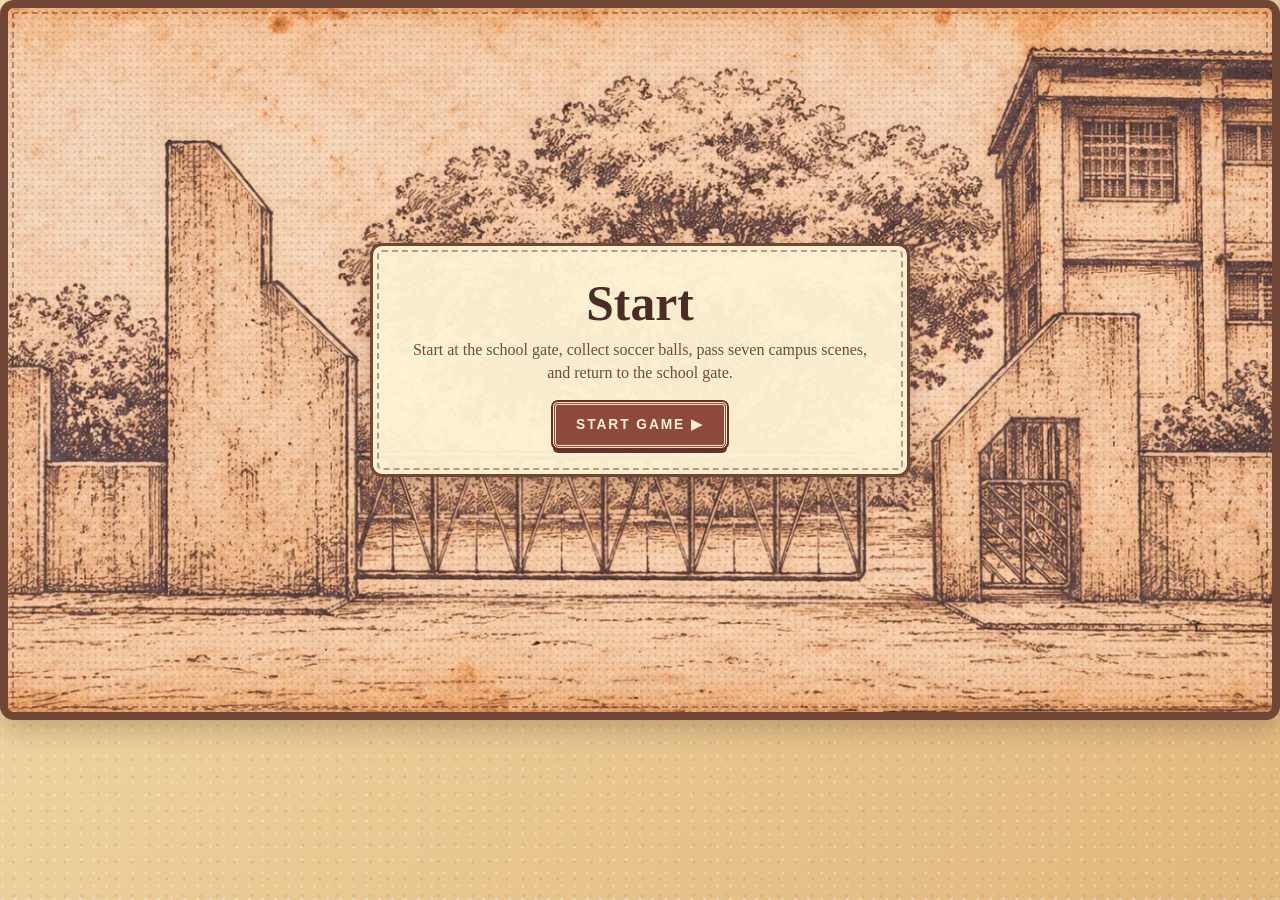
<file: campus_broomstick_webapp/index.html>
<!DOCTYPE html>
<html lang="en">
<head>
  <meta charset="UTF-8" />
  <meta name="viewport" content="width=device-width, initial-scale=1, maximum-scale=1, user-scalable=no, viewport-fit=cover" />
  <meta name="theme-color" content="#e7c98f" />
  <meta name="apple-mobile-web-app-capable" content="yes" />
  <meta name="apple-mobile-web-app-status-bar-style" content="default" />
  <meta name="apple-mobile-web-app-title" content="Broomstick Chase" />
  <meta name="mobile-web-app-capable" content="yes" />
  <link rel="manifest" href="manifest.webmanifest" />
  <link rel="apple-touch-icon" href="icons/icon-192.webp" />
  <link rel="preload" as="image" href="assets/scene-01-gate.webp" fetchpriority="high" />
  <title>Campus Broomstick Chase</title>
  <link rel="stylesheet" href="style.css" />
</head>
<body>
  <main class="page-shell page-shell-simple">
    <section class="game-only" aria-label="Campus Broomstick Chase game">
      <div class="game-frame">
        <canvas id="gameCanvas" width="1280" height="720" aria-label="Campus Broomstick Chase game canvas"></canvas>
        <div class="paper-grain" aria-hidden="true"></div>

        <section id="startScreen" class="overlay-card show" aria-live="polite">
          <h2>Start</h2>
          <p>Start at the school gate, collect soccer balls, pass seven campus scenes, and return to the school gate.</p>
          <button type="button" class="primary-btn" id="startBtn">START GAME <span>▶</span></button>
        </section>

        <section id="pauseScreen" class="overlay-card compact" aria-live="polite">
          <h2>Paused</h2>
          <button type="button" class="primary-btn" id="resumeBtn">RESUME <span>▶</span></button>
        </section>

        <section id="gameOverScreen" class="overlay-card compact" aria-live="polite">
          <h2 id="gameOverTitle">Nice flight!</h2>
          <p id="finalScore">Score: 0</p>
          <button type="button" class="primary-btn" id="restartBtn">PLAY AGAIN <span>↻</span></button>
        </section>
      </div>

      <div class="mobile-controls" aria-label="Touch controls">
        <button type="button" class="control-btn" id="upBtn" aria-label="Move up"><span class="control-icon">▲</span><small>UP</small></button>
        <button type="button" class="control-btn boost" id="boostBtn" aria-label="Boost"><span class="control-icon">⚡</span><small>BOOST</small></button>
        <button type="button" class="control-btn" id="downBtn" aria-label="Move down"><span class="control-icon">▼</span><small>DOWN</small></button>
        <button type="button" class="control-btn pause" id="pauseBtn" aria-label="Pause"><span class="control-icon">Ⅱ</span><small>PAUSE</small></button>
      </div>
    </section>
  </main>
  <script src="game.js"></script>
  <!-- Fallback message for mobile: shown when game is hidden via CSS -->
  <section class="game-fallback" aria-live="polite">
    <div class="guide-card" style="margin:18px auto; text-align:center; max-width:720px;">
      <h2>遊戲僅限桌機</h2>
      <p class="phone-note">為了最佳體驗，手機版已隱藏遊戲畫面。請用桌機或切換到桌面模式以遊玩。</p>
    </div>
  </section>
  <script>
    if ("serviceWorker" in navigator && (location.protocol === "https:" || location.hostname === "localhost")) {
      window.addEventListener("load", () => navigator.serviceWorker.register("./sw.js").catch(() => {}));
    }
  </script>
</body>
</html>
</file>
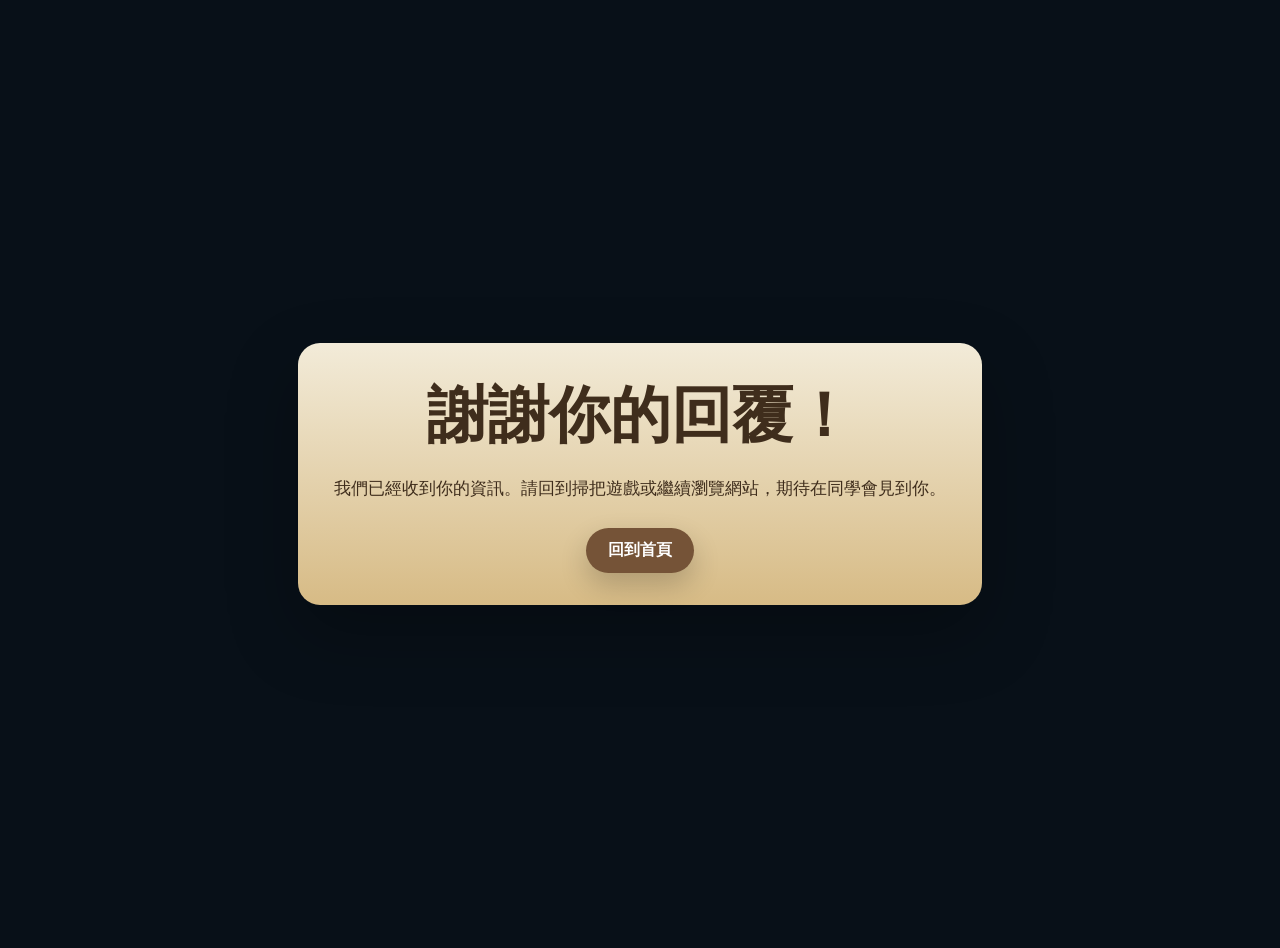
<file: thank-you.html>
<!DOCTYPE html>
<html lang="zh-Hant">
<head>
  <meta charset="UTF-8" />
  <meta name="viewport" content="width=device-width, initial-scale=1.0" />
  <title>謝謝你的回覆</title>
  <style>
    body {
      margin:0;
      min-height:100vh;
      display:flex;
      align-items:center;
      justify-content:center;
      background:#081018;
      color:#f6e3c4;
      font-family: "Noto Serif TC", "Times New Roman", serif;
      text-align:center;
      padding:24px;
    }
    .card{
      max-width:620px;
      width:100%;
      padding:32px;
      border-radius:22px;
      background:linear-gradient(180deg,rgba(255,247,227,.95),rgba(226,196,139,.95));
      box-shadow:0 28px 70px rgba(0,0,0,.28);
      color:#3f2d1c;
    }
    h1{margin:0 0 16px; font-size:clamp(2.4rem,5vw,3.8rem);}
    p{margin:0 0 24px; line-height:1.9; font-size:1.05rem;}
    a{display:inline-block; padding:12px 22px; border-radius:999px; background:#755337; color:#fff; text-decoration:none; font-weight:700; box-shadow:0 12px 28px rgba(0,0,0,.2);}
    a:hover{transform:translateY(-2px);}
  </style>
</head>
<body>
  <div class="card">
    <h1>謝謝你的回覆！</h1>
    <p>我們已經收到你的資訊。請回到掃把遊戲或繼續瀏覽網站，期待在同學會見到你。</p>
    <a href="index.html">回到首頁</a>
  </div>
</body>
</html>
</file>
<file: campus_broomstick_webapp/style.css>
:root {
  --paper: #f2ddb1;
  --paper-light: #fff4d5;
  --paper-deep: #d7aa6c;
  --ink: #4a2d24;
  --ink-soft: #6e4b3e;
  --wine: #8d493d;
  --wine-dark: #653129;
  --frame: #704636;
  --sage: #83906b;
  --gold: #d29b4c;
}

/* Hide the interactive game on typical mobile screens and show fallback */
.game-fallback { display:none; }
@media (max-width: 980px) and (pointer: coarse) {
  .game-only { display:none !important; }
  .game-fallback { display:block; }
}

* { box-sizing: border-box; }
html, body { margin: 0; min-height: 100%; background: #dcb87f; color: var(--ink); }
body {
  font-family: Georgia, "Times New Roman", serif;
  background-image:
    radial-gradient(circle at 20% 15%, rgba(255,255,255,.28) 0 1px, transparent 2px),
    radial-gradient(circle at 80% 70%, rgba(86,50,36,.10) 0 1px, transparent 2px),
    linear-gradient(135deg, #f5dfad, #e0b77c);
  background-size: 13px 13px, 17px 17px, auto;
}
button { font: inherit; }
.page-shell { width: min(1520px, 100%); margin: 0 auto; padding: 24px 18px 36px; }
.masthead { text-align: center; margin-bottom: 16px; }
.eyebrow { font: 800 .78rem/1.2 Arial, sans-serif; letter-spacing: .22em; color: var(--wine); }
h1 { margin: 6px 0 3px; font-size: clamp(2rem, 5vw, 4.8rem); letter-spacing: .06em; text-shadow: 0 2px 0 rgba(255,244,213,.85); }
.subtitle { margin: 0 auto; max-width: 760px; color: var(--ink-soft); font-size: clamp(.92rem, 2.3vw, 1.2rem); }
.game-layout { display: grid; grid-template-columns: minmax(0, 1fr) 290px; gap: 14px; align-items: start; }
.game-column { min-width: 0; }
.game-frame {
  position: relative; overflow: hidden; aspect-ratio: 16 / 9; border: 8px solid var(--frame); border-radius: 14px;
  outline: 2px dashed rgba(82,47,36,.42); outline-offset: -14px;
  box-shadow: 0 10px 26px rgba(72,42,31,.26); background: var(--paper-light);
}
canvas { display: block; width: 100%; height: 100%; touch-action: none; }
.paper-grain { position:absolute; inset:0; pointer-events:none; mix-blend-mode:multiply; opacity:.15; background-image: radial-gradient(circle, #6c4433 0 1px, transparent 1.5px); background-size: 7px 7px; }
.overlay-card {
  position:absolute; left:50%; top:50%; width:min(540px, 87%); padding:24px 24px 26px; transform:translate(-50%, -50%) scale(.96);
  text-align:center; border:3px solid var(--frame); outline:2px dashed rgba(99,59,45,.45); outline-offset:-9px; border-radius:12px;
  background:rgba(255,244,213,.95); box-shadow:0 10px 25px rgba(69,42,31,.25); opacity:0; pointer-events:none; transition:.22s ease;
}
.overlay-card.show { opacity:1; pointer-events:auto; transform:translate(-50%, -50%) scale(1); }
.overlay-card.compact { width:min(430px, 84%); }
.overlay-kicker { font:900 .72rem/1.2 Arial, sans-serif; letter-spacing:.2em; color:var(--wine); }
.overlay-card h2 { margin:8px 0; font-size:clamp(1.7rem, 4vw, 3.1rem); line-height:1.05; }
.overlay-card p { margin:8px auto 18px; max-width:470px; line-height:1.45; color:var(--ink-soft); }
.primary-btn { cursor:pointer; border:3px double #ffecc4; outline:2px solid var(--wine-dark); border-radius:5px; padding:13px 20px; color:#fff2cb; background:var(--wine); box-shadow:0 5px 0 var(--wine-dark); font:900 .86rem/1 Arial, sans-serif; letter-spacing:.14em; }
.primary-btn:active { transform:translateY(3px); box-shadow:0 2px 0 var(--wine-dark); }
.guide-card { padding:20px 16px; border:2px solid rgba(96,59,45,.72); border-radius:12px; background:rgba(255,244,213,.75); box-shadow:0 8px 18px rgba(94,57,44,.14); }
.guide-label { font:900 .72rem Arial, sans-serif; letter-spacing:.18em; color:var(--wine); }
.guide-card h2 { margin:7px 0 6px; font-size:2rem; }
.guide-card p { color:var(--ink-soft); line-height:1.45; font-size:.94rem; }
.rule { display:grid; grid-template-columns:auto auto 1fr; align-items:center; gap:6px; margin:10px 0; font:700 .75rem Arial, sans-serif; color:var(--ink-soft); }
kbd { display:inline-block; min-width:30px; padding:5px 7px; text-align:center; color:var(--ink); background:#fae7bb; border:1px solid var(--frame); border-bottom-width:3px; border-radius:5px; font:700 .72rem Arial, sans-serif; }
.guide-card hr { border:0; border-top:1px dashed rgba(110,68,51,.48); margin:15px 0; }
.phone-note { font-size:.86rem !important; }
.mobile-controls { display:none; grid-template-columns:repeat(4,1fr); gap:8px; margin-top:10px; }
.control-btn { user-select:none; touch-action:manipulation; min-height:64px; display:flex; flex-direction:column; align-items:center; justify-content:center; gap:2px; color:var(--ink); border:2px solid var(--frame); border-bottom-width:5px; border-radius:9px; background:rgba(255,239,200,.94); box-shadow:0 4px 10px rgba(76,48,39,.13); }
.control-btn.boost { background:#efcd84; }.control-btn.pause{background:#d8ddc5;}.control-btn.pressed,.control-btn:active{transform:translateY(3px);border-bottom-width:2px;}
.control-icon{font:900 1.1rem Arial,sans-serif}.control-btn small{font:800 .62rem Arial,sans-serif;letter-spacing:.08em}
.scene-section{margin-top:30px}.section-heading{text-align:center;margin-bottom:12px}.section-heading h2{margin:5px 0;font-size:clamp(1.7rem,4vw,2.8rem)}
.scene-grid{display:grid;grid-template-columns:repeat(3,1fr);gap:12px}.scene-card{overflow:hidden;border:2px solid rgba(98,60,46,.7);border-radius:10px;background:rgba(255,242,211,.72);box-shadow:0 7px 15px rgba(95,57,43,.13)}.scene-card img{display:block;width:100%;height:150px;object-fit:cover;border-bottom:1px dashed rgba(107,66,52,.45)}.scene-card h3{margin:0;padding:11px 12px 13px;color:var(--wine);font:900 .86rem Arial,sans-serif;letter-spacing:.12em}
@media(max-width:1050px){.game-layout{grid-template-columns:1fr}.guide-card{display:none}.mobile-controls{display:grid}}
@media(max-width:720px){.page-shell{padding:12px 7px 20px}.masthead{margin-bottom:10px}.game-frame{border-width:5px;border-radius:9px}.scene-grid{grid-template-columns:1fr 1fr}.scene-card img{height:112px}.overlay-card{padding:17px}.overlay-card p{font-size:.84rem;margin-bottom:14px}.primary-btn{padding:11px 15px;font-size:.76rem}}
@media(max-height:530px) and (orientation:landscape){.masthead,.scene-section{display:none}.page-shell{padding:4px 7px 8px}.game-layout{max-width:960px;margin:0 auto}.mobile-controls{margin-top:5px}.control-btn{min-height:46px}}




/* streamlined responsive game-only layout */
html, body { width:100%; height:100%; overflow:hidden; touch-action:none; }
.page-shell-simple{
  width:100%;
  max-width:1500px;
  margin:0 auto;
  padding:0;
  min-height:100vh;
}
.game-only{
  width:100%;
  display:flex;
  flex-direction:column;
  align-items:stretch;
}
.game-only .game-frame{
  width:100%;
  margin:0 auto;
}
.mobile-controls{
  width:100%;
}
@media (pointer: coarse), (max-width: 980px){
  .mobile-controls{ display:grid; }
}
@media (max-width: 980px){
  .page-shell-simple{ padding:4px; }
  .game-frame{
    border-width:5px;
    border-radius:10px;
    outline-offset:-10px;
  }
  .overlay-card{
    width:min(92vw, 520px);
    padding:16px 14px 18px;
  }
  .overlay-card h2{ font-size:clamp(1.4rem, 8vw, 2.6rem); }
  .overlay-card p{ font-size:.86rem; margin-bottom:14px; }
  .primary-btn{ padding:11px 14px; font-size:.75rem; }
  .mobile-controls{ gap:6px; margin-top:8px; }
  .control-btn{ min-height:66px; border-radius:10px; }
}
@media (max-width: 640px){
  .page-shell-simple{ padding:2px; }
  .game-frame{ border-width:4px; border-radius:8px; }
  .control-btn{ min-height:62px; }
  .control-icon{ font-size:1rem; }
  .control-btn small{ font-size:.58rem; }
}
@media (max-height: 560px) and (orientation: landscape){
  .page-shell-simple{ padding:2px; }
  .mobile-controls{ margin-top:4px; gap:5px; }
  .control-btn{ min-height:46px; }
}


/* mobile Web App hardening */
html, body { overscroll-behavior: none; -webkit-text-size-adjust: 100%; }
button, canvas { -webkit-tap-highlight-color: transparent; touch-action: none; }
button { touch-action: none; -webkit-user-select: none; user-select: none; }
.game-frame, canvas { touch-action: none; }
@media (display-mode: standalone) {
  body { padding-top: env(safe-area-inset-top); padding-bottom: env(safe-area-inset-bottom); }
}


/* mobile Web App reliability patch v8 */
.game-frame {
  background-image: url("assets/scene-01-gate.webp");
  background-size: cover;
  background-position: center;
  background-repeat: no-repeat;
}
body {
  overscroll-behavior: none;
  -webkit-tap-highlight-color: transparent;
}
@media (max-height: 560px) and (orientation: landscape) {
  .page-shell-simple {
    min-height: 100dvh;
    padding-top: max(2px, env(safe-area-inset-top));
    padding-right: max(2px, env(safe-area-inset-right));
    padding-bottom: max(2px, env(safe-area-inset-bottom));
    padding-left: max(2px, env(safe-area-inset-left));
  }
  .game-only {
    min-height: calc(100dvh - 4px);
    justify-content: center;
  }
  .game-only .game-frame {
    width: min(100%, calc((100dvh - 58px) * 16 / 9));
    align-self: center;
    flex: 0 0 auto;
  }
  .mobile-controls {
    width: min(100%, calc((100dvh - 58px) * 16 / 9));
    align-self: center;
    margin-top: 4px;
    gap: 5px;
  }
  .control-btn { min-height: 44px; }
}
</file>
